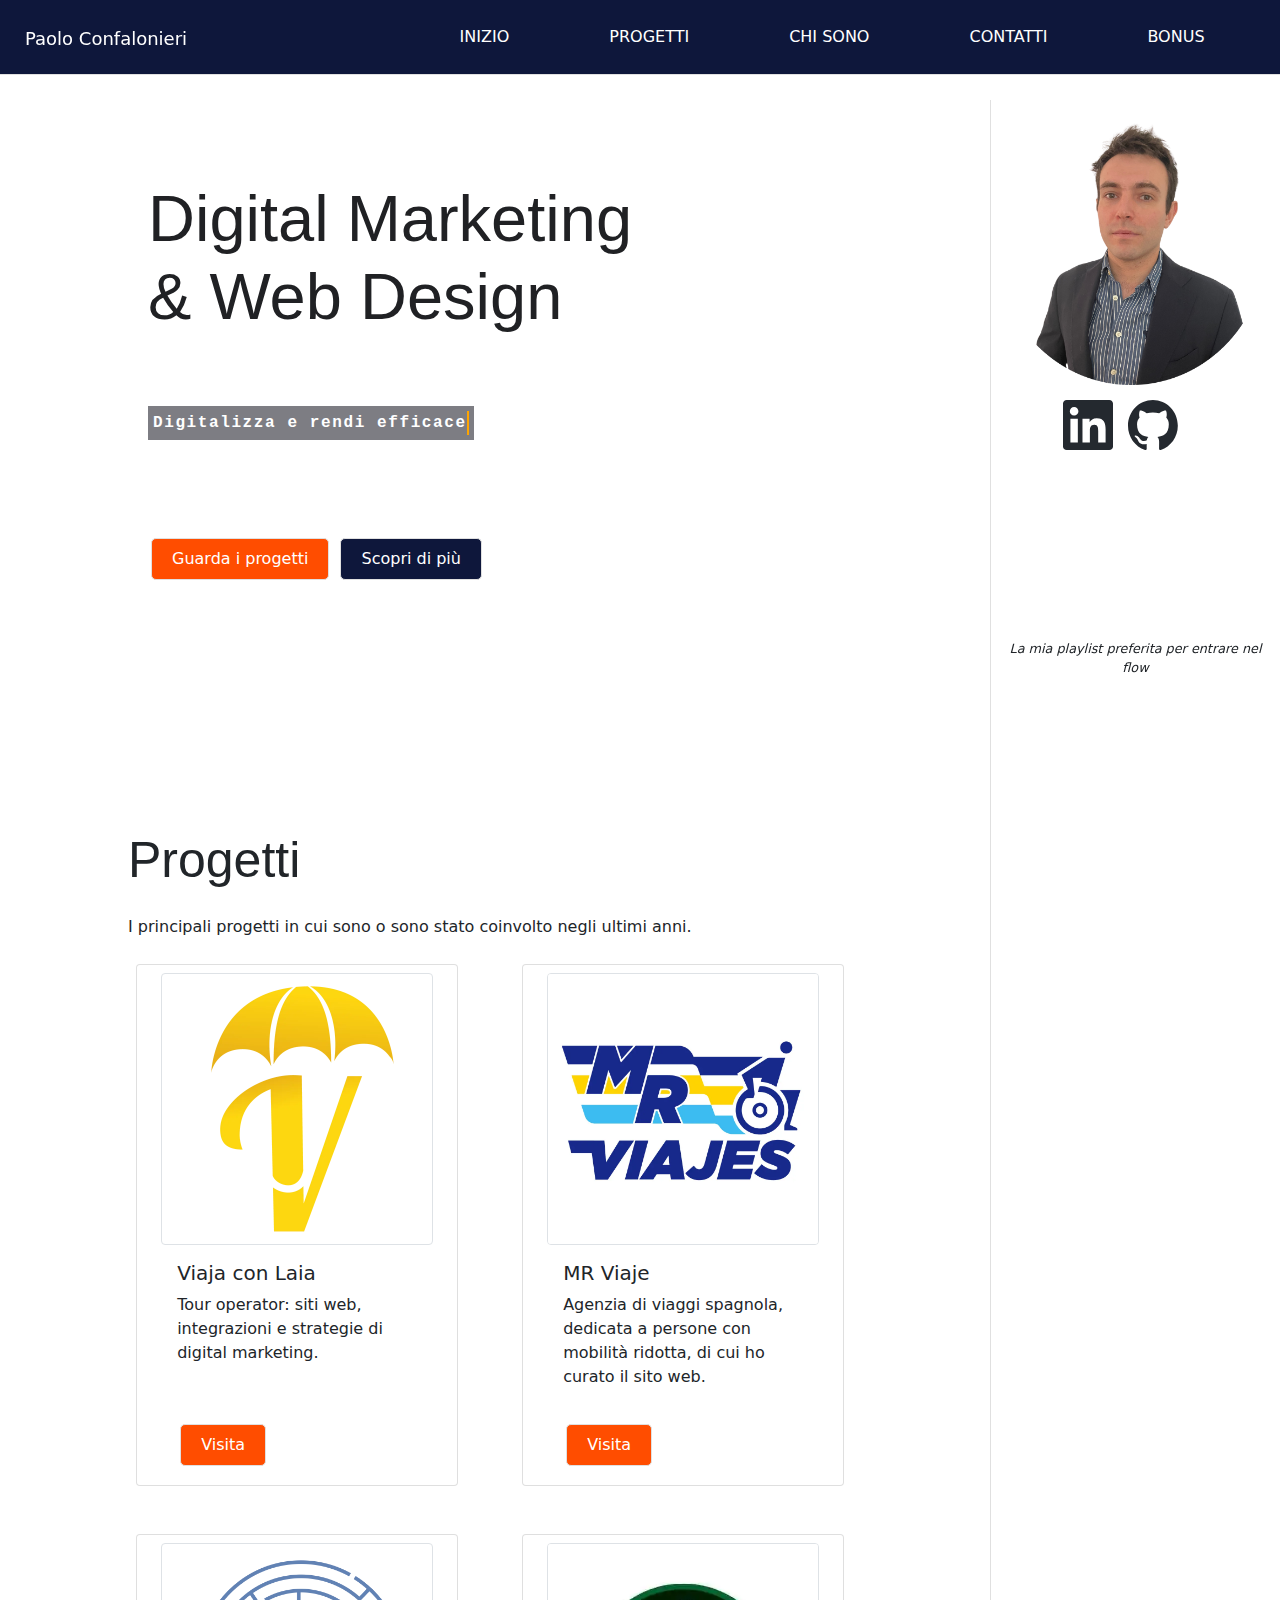
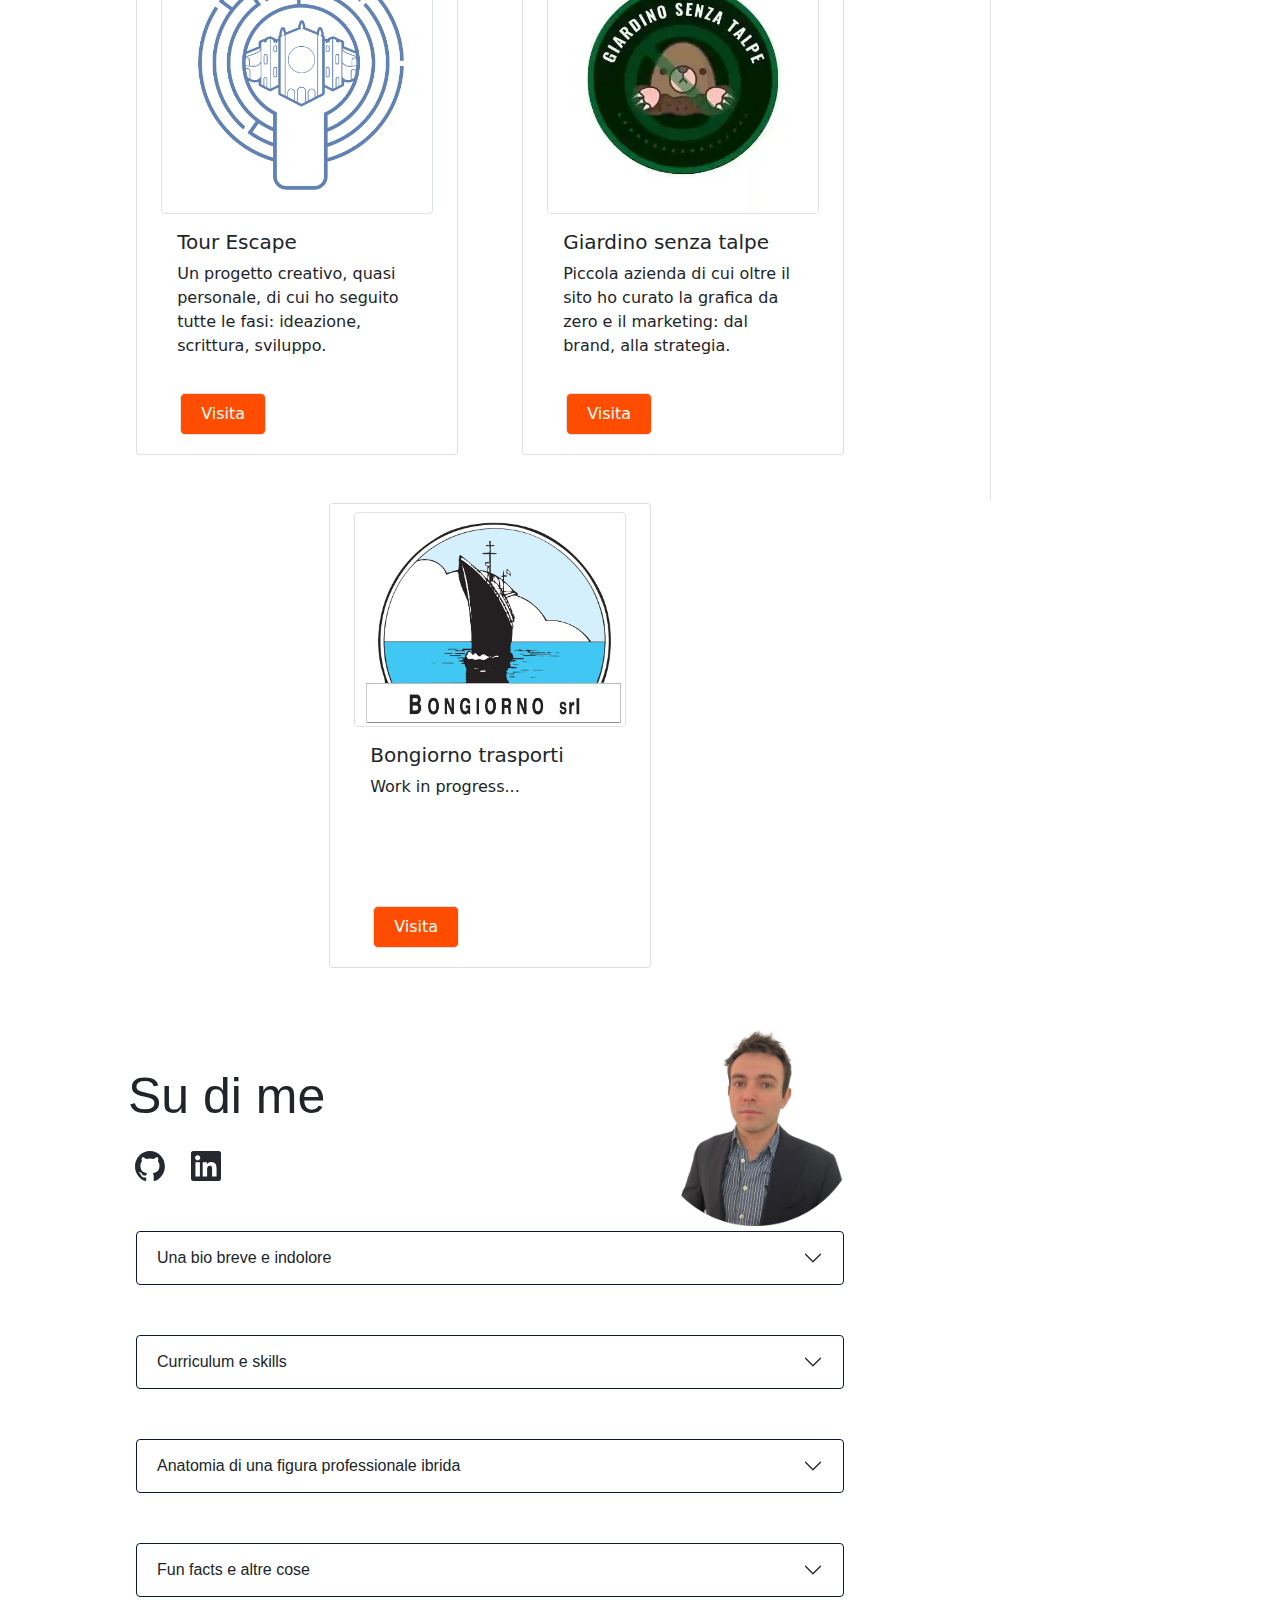
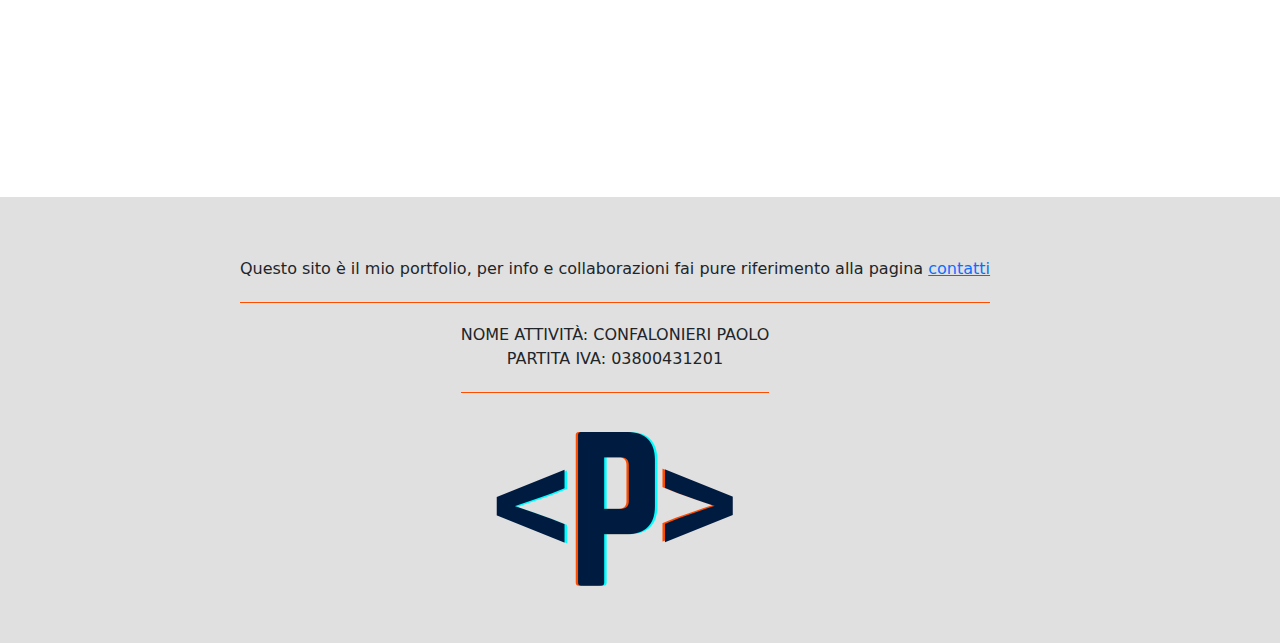
<file: index.html>
<!DOCTYPE html>
<html lang='it'>

<head>
  <meta charset='UTF-8' />
  <meta name="viewport" content="width=device-width, initial-scale=1.0">
  <title>My portfolio</title>
  <link rel="icon" type="image/x-icon" href="./assets/img/favicon/favicon.ico">
  <link rel='stylesheet' href='./assets/bootstrap/css/bootstrap.min.css' />
  <link rel='stylesheet' href='./assets/customcss/styles.css' />



</head>
<html>

<body>

  <header class="menu-container">
    <p class="logo"> Paolo Confalonieri </p>
    <nav class="menu-desktop no-mobile">
      <menu class="menu-desktop no-mobile">
        <li class="item-menu-desktop"> <a href="https://alkyepaul.github.io/impact2start/">Inizio</a></li>
        <li class="item-menu-desktop"> <a href="https://alkyepaul.github.io/impact2start/#progetti">Progetti </a></li>
        <li class="item-menu-desktop"> <a href="https://alkyepaul.github.io/impact2start/#chisono">Chi sono</a></li>
        <li class="item-menu-desktop"> <a href="https://alkyepaul.github.io/impact2start/contatti/">Contatti</a></li>
        <li class="item-menu-desktop"> <a href="https://alkyepaul.github.io/impact2start/bonus/">Bonus</a></li>
      </menu>
    </nav>

    <nav class="menu-mobile mobile-only">
      <menu for="menu-toggle" id="menu-mobile" class="mobile-only hamburger">
        <span class="hamburger-icon">
          &#9776
        </span>
        <div class="dropdown-menu">
          <li class='date dropdown-item-mobile'><a href="https://alkyepaul.github.io/impact2start/">Inizio</a></li>
          <li class='date dropdown-item-mobile'> <a href="https://alkyepaul.github.io/impact2start/#progetti">Progetti
            </a></li>
          <li class='strumenti dropdown-item-mobile'><a href="https://alkyepaul.github.io/impact2start/#chisono">Chi
              sono</a></li>
          <li class='me dropdown-item-mobile'> <a href="https://alkyepaul.github.io/impact2start/contatti/">Contatti</a>
          </li>
          <li class='me dropdown-item-mobile'><a href="https://alkyepaul.github.io/impact2start/bonus/">Bonus</a></li>
        </div>
      </menu>
    </nav>
  </header>


  <div class="spacing-div"></div>
  <div class="page-content primo-div">
    <div class="homepage">
      <header class="hero-banner">
        <div class="hero-content">
          <h1 class="header-title">Digital Marketing <br>& Web Design</h1>
        </div>
        <div class='CTA typewriter1'>
          <p id="typewriter1" class="typewriter-text">Digitalizza e rendi efficace</p>
        </div>
        <div class="typewriter-div-2-spacing">
          <div id="typewriter-div-2" class='CTA'>
            <p id="typewriter2" class="typewriter-text">la tua presenza online</p>

          </div>
        </div>
        <div class="CTA-btn">
          <a href="https://alkyepaul.github.io/impact2start/#progetti" class="btn btn-secondary">Guarda i progetti</a>
          <a href="https://alkyepaul.github.io/impact2start/#chisono" class="btn btn-primary">Scopri di più</a>
        </div>
      </header>




      <article id="progetti" class="section">
        <h2> Progetti</h2>
        <p> I principali progetti in cui sono o sono stato coinvolto negli ultimi anni.</p>
        <div class="row justify-content-around gx-5">
          <div class="col-md-5 col-sm-5 col-10 mb-5 card">
            <img src="./assets/img/logos-progetti/VIAJA CON LAIA DEF.webp" class="card-img-top border rounded mt-2"
              alt="LOGO VIAJA CON LAIA ">
            <div class="card-body card-body-text">
              <h5 class="card-title">Viaja con Laia</h5>
              <p class="card-text">Tour operator: siti web, integrazioni e strategie di digital marketing.</p>
            </div>
            <div class="card-body">
              <a href="#" class="btn btn-secondary temporary-hide">Scopri</a>
              <a href="https://viajaconlaia.com/" class="btn btn-secondary" target="_blank">Visita</a>
            </div>
          </div>

          <div class="col-md-5 col-sm-5 col-10 mb-5 card">
            <img src="./assets/img/logos-progetti/logo mr viajes.webp" class="card-img-top border rounded mt-2"
              alt="LOGO MR viajes ">
            <div class="card-body card-body-text">
              <h5 class="card-title">MR Viaje</h5>
              <p class="card-text">Agenzia di viaggi spagnola, dedicata a persone con mobilità ridotta, di cui ho curato
                il
                sito web.</p>
            </div>
            <div class="card-body">
              <a href="#" class="btn btn-secondary temporary-hide">Scopri</a>
              <a href="https://mrviaje.com/" class="btn btn-secondary" target="_blank">Visita</a>
            </div>
          </div>

          <div class="col-md-5 col-sm-5 col-10 mb-5 card">
            <img src="./assets/img/logos-progetti/logo-tour escape.webp" class="card-img-top border rounded mt-2"
              alt="LOGO VIAJA CON LAIA ">
            <div class="card-body card-body-text">
              <h5 class="card-title">Tour Escape</h5>
              <p class="card-text">Un progetto creativo, quasi personale, di cui ho seguito tutte le fasi: ideazione,
                scrittura, sviluppo.</p>
            </div>
            <div class="card-body">
              <a href="#" class="btn btn-secondary temporary-hide">Scopri</a>
              <a href="https://tourescapegame.com/" class="btn btn-secondary" target="_blank">Visita</a>
            </div>
          </div>

          <div class="col-md-5 col-sm-5 col-10 mb-5 card">
            <img src="./assets/img/logos-progetti/logo giardino senza talpe.webp"
              class="card-img-top border rounded mt-2" alt="LOGO VIAJA CON LAIA ">
            <div class="card-body card-body-text">
              <h5 class="card-title">Giardino senza talpe</h5>
              <p class="card-text">Piccola azienda di cui oltre il sito ho curato la grafica da zero e il marketing: dal
                brand,
                alla strategia.</p>
            </div>
            <div class="card-body">
              <a href="#" class="btn btn-secondary temporary-hide">Scopri</a>
              <a href="https://giardinosenzatalpe.it/" class="btn btn-secondary" target="_blank">Visita</a>
            </div>
          </div>

          <div class="col-md-5 col-sm-5 col-10 mb-5 card">
            <img src="./assets/img/logos-progetti/LOGO-bongiorno.webp" class="card-img-top border rounded mt-2"
              alt="LOGO VIAJA CON LAIA ">
            <div class="card-body card-body-text">
              <h5 class="card-title">Bongiorno trasporti</h5>
              <p class="card-text">Work in progress...</p>
            </div>
            <div class="card-body">
              <a href="#" class="btn btn-secondary temporary-hide">Scopri</a>
              <a href="https://bongiornotrasporti.it/" class="btn btn-secondary" target="_blank">Visita</a>
            </div>
          </div>
        </div>
      </article>

      <img src="./assets/img/ritratto-scontorno.png" class="ritratto-mobile" />
      
      <article id="chisono" class="section chisono">

        <h2> Su di me</h2>
        <div class="social-icon-container-sudime">
          <div class="social-icon github"> <a href="https://github.com/AlkyePaul/impact2start" target="_blank">
            <img src="./assets/img/social icons/github-mark.svg" alt="social-github" height="30" width="30"></a>
            </div><div class="social-icon linkedin"> <a href="https://linkedin.com/in/paolo-confalonieri-digital" target="_blank">
            </div>
              <img src="./assets/img/social icons/social-linkedin.svg" alt="social-github" height="30" width="30"></a>
        </div>




        <div class="accordion accordion-flush me-md-2 ms-md-2" id="accordionExample">

          <div class="accordion-item">
            <h2 class="accordion-header">
              <button class="accordion-button collapsed" type="button" data-bs-toggle="collapse"
                data-bs-target="#collapseOne" aria-expanded="false" aria-controls="collapseOne">
                Una bio breve e indolore
              </button>
            </h2>

            <div id="collapseOne" class="accordion-collapse collapse" data-bs-parent="#accordionExample">
              <div class="accordion-body">
                Nasco a Milano nel 1995, lo stesso anno in cui Forrest Gump vinceva l'oscar e in cui sono entrati in
                vigore gli accordi
                di Schengen.
                <br> <br>
                Ci tengo a citarli non tanto per sventolare un bandiera ma perché credo sia anche grazie a questi
                accordi che, oggi, vivo a Barcellona,
                personalmente la città più bella in cui ho vissuto (e che non ho vissuto solo a Milano, anzi ho un
                passato da globetrotter).
                <br> <br>
                Sono sposato con una dolce catalana (che parla perfettamente italiano quindi non dirò di più, per la mia
                incolumità)
                che è anche la mia socia d'affari, infatti abbiamo fondato insieme una impresa ma ne parleremo meglio
                nel curriculum.
                <br> <br>
                Abbiamo una figlia, Ludovica, nata nel 2023.


              </div>
            </div>
          </div>
        </div>

        <div class="accordion accordion-flush me-md-2 ms-md-2" id="accordionExample">
          <div class="accordion-item">
            <h2 class="accordion-header">
              <button class="accordion-button collapsed" type="button" data-bs-toggle="collapse"
                data-bs-target="#collapseFour" aria-expanded="false" aria-controls="collapseFour">
                Curriculum e skills
              </button>
            </h2>
            <div id="collapseFour" class="accordion-collapse collapse" data-bs-parent="#accordionExample">
              <div class="accordion-body">

                <p>Qui potete trovare un elenco più chiaro delle skill che posso mettere in campo e dei settori in cui
                  sono più esperto. <br>
                </p>

                <ul>
                  <label> Skills </label>
                  <li> HTML e CSS</li>
                  <li> Gestione hosting e servizi email</li>
                  <li> Email Marketing - Set up e contenuti</li>
                  <li> SEO - Ottimizzazione tecnica e contenuto </li>
                  <li> SEM - Google Ads</li>
                  <li> Cura e gestione Blog multilingua</li>
                  <li> EXCELL e pacchetto office</li>
                </ul>

                <ul>
                  <label>Lingue </label>
                  <li>Italiano (madrelingua)</li>
                  <li> Lingua Inglese</li>
                  <li> Lingua Spagnola</li>
                </ul>

                <ul> <label> Strumenti </label>
                  <li> Google Search Console</li>
                  <li> Google Analitics</li>
                  <li> Mailchimp</li>
                  <li> Zapier</li>
                  <li> Diversi booking software</li>
                  <li>Wordpress + WooCommerce</li>
                  <li> Stripe Dashboard</li>

                </ul>
                <a href="./assets/pdf/Paolo Confalonieri - Curriculum 2024.pdf" target="_blank">Qui puoi scaricare il
                  mio Curriculum Vitae classico</a>
              </div>
            </div>
          </div>

          <div class="accordion-item">
            <h2 class="accordion-header">
              <button class="accordion-button collapsed" type="button" data-bs-toggle="collapse"
                data-bs-target="#collapseTwo" aria-expanded="false" aria-controls="collapseTwo">
                Anatomia di una figura professionale ibrida
              </button>
            </h2>
            <div id="collapseTwo" class="accordion-collapse collapse" data-bs-parent="#accordionExample">
              <div class="accordion-body">
                Come anticipavo nella Bio, sono socio-fondatore, insieme alla mia compagna di avventure, Laia, di una
                agenzia di viaggi e tour operator di cui seguo dalla anni
                svariati aspetti soprattutto relativi a marketing e digital-marketing, come strategie, pagine web,
                pagamenti online, email marketing,
                ma anche contabilità e amministrazione, mentre la mia socia si occupa più di operatività e risorse
                umane.<br> <br>
                Chiunque ha vissuto l'esperienza della piccola impresa mi capirà (siamo 2 soci, 2 dipendenti e dei
                collaboratori saltuari),
                dentro questo mondo si impara volenti o nolenti a fare tutto, perché in un modo o nell'altro bisogna
                portare avanti il negozio.
                <br>
                Questa oggi è la mia attività principale. Seguo o ho seguito diversi clienti nel tragitto che mi hanno
                portato fino a qui.
                <br> <br>
                Di fatto la mia carriera nel mondo del marketing e del digitale è iniziata collaborando con Wine
                Marketing Italia, di Roberto Cooper Bortolussi,
                ed è stata sia un arrichimento e una banco di prova per l'esperienza tecnica, ma soprattuto è stata una
                gavetta nel mondo del B2B, della vendita e
                della gestione di clienti e contratti.
                <br> <br>
                Come avrete capito fin'ora il curriculum è andato a ritroso, e prima di Wine Marketing Italia viene il
                corso di Start2Impact di digital marketing e prima alcuni anni a Bologna lavorando per Halldis (settore
                immobiliare-turistico).
                <br>
                Ma senza voler scrivere un trattato mi fa piacere raccontare il percorso che mi ha portato a divenire la
                figura professionale ibrida che sono ora.
                <br>
                Ho conseguito nel 2018 la laurea triennale in Enologia presso l'Università degli studi di Milano,
                di cui nonostante mi fossi già pentito a metà percorso, ma ho terminato nei tempi previsti (perché sono
                testardo, o
                <em>gnucco</em> come si ce a Milano), con una tesi che oscillava fra il marketing e la finanza sulla
                possibilità di
                <em>vendita di vino come future</em> (tesi che palesava le mie inclinazioni).
                <br> <br>
                Dopodiché mi sono trasferito a Bologna perché avevo trovato non nuo bensì due lavori quello che è durato
                di più centrava poco o niente con i miei studi.
                <br>
                Poi il covid, e la presa di coscienza che avevo 24 anni, il mondo era pieno di opportunità e dovevo solo
                crederci.
                <br>In questo senso devo ringraziare il virus e il tanto (troppo) tempo libero che mi ha regalato.
                Perché oltre a tirare
                le somme sulla propria vita, cosa si sta facendo e dove sista andando.
                Mi ha dato anche la libertà di rimettermi a studiare e da qual giorno in realtà non ho mai smesso di
                imparare.
                <br> <br>
                Prima il corso di Digital Marketing e una alla volta le cose che ho dovuto mettere in pratica per
                risolvere problemi, digitali e non solo, che mi trovavo ad affrontare.
                Che fosse una landing page, la gestione di una newsletter, una campagna Goggle Ads, un widget di
                prenotazione, come montare una impresa, l'IVA (che chissa perché a scuola non te la spiega nessuno),
                come gestire una contabilità e poi un altro sito con WooCommerce, un altro CMR, una integrazione con
                Zapier.
                <br> <br>
                I primi clienti tutti miei, come spesso capita per i piccoli professionisti, sono nati dalle relazioni
                umane e dal passaparola.
                <br>
                Piano piano mi sono costruito una discreta cassetta degli attrezzi e la fascinazione per il
                <em>business</em> ma anche la programmazione e il <em>coding</em> che ho sempre avuto (e che mannaggia a
                me non ho seguito,
                forse perchè a 19 anni, finito il liceo, mi spaventava l'idea di tutta quella matematica,
                <em>vigliacco</em>) mi ha portato a voler approfondire con corsi di programmazione fino a tornare su
                Start2Impact dove tutto era iniziato e dove mi ero trovato molto bene alcuni anni prima</p>


              </div>
            </div>
          </div>
          <div class="accordion-item">
            <h2 class="accordion-header">
              <button class="accordion-button collapsed" type="button" data-bs-toggle="collapse"
                data-bs-target="#collapseThree" aria-expanded="false" aria-controls="collapseThree">
                Fun facts e altre cose
              </button>
            </h2>
            <div id="collapseThree" class="accordion-collapse collapse" data-bs-parent="#accordionExample">
              <div class="accordion-body">
                <ul>
                  <li>
                    Ho scritto il mio primo programma a 12 anni, in C++, una semplice sequenza che faceva auguri
                    personalizzati
                    a natale ai miei famigliari. Il merito era soprattutto di un amico poco più grande ma molto
                    intelligente di me,
                    che mi insegnava le basi e le magie del coding, ci univa la pasisone per i videogiochi, specie gli
                    RTS.
                    Presto però ci siamo allontanati e questi incontri sono terminati.
                  </li><br><br>
                  <li>
                    Seguendo questa prematura passione per i computer ho iniziato il liceo scientifico, con
                    specializzazione in fisica e informatica.
                    In 5 anni abbiamo toccato il computer forse 3 volte e il tecnico dell'instituto aveva difficoltà a
                    far funzionare word su quelle macchine.
                    In compenso so ancora spiegare decentemente il ciclo di Carnot e come funziona un frigorifero.
                  </li><br><br>
                  <li>
                    Mi hanno diagnosticato prima alle elementare poi alle superiori un certo livello di dislessia, sono
                    soprattutto disgrafico.
                    Quindi se c'è qualche <em>typo</em> qua e là sapete il perchè.
                  </li><br><br>

                  <li>
                    Parlo e capisco l'inglese molto meglio di come lo scrivo (per fortuna c'è grammarly per compensare
                    tanto la mia ignoranza quanto la mia disgrafia.)
                    Questo viene dal fatto che nei miei anni da globetrotter ho passato 9 mesi o poco più in Nuova
                    Zalanda e poi ho viaggiato alcuni mesi fra australia e sud-est asiatico,
                    per cui ho dovuto imparare comunicare con la lingua di Shakespear quasi per sopravvivenza.
                    <br><br>
                    In realtà questi anni da globetrotter sono un anno solo, un anno sabbatico per dirla <em>alla
                      vecchia</em>, che ho preso fra la fine delle superiori e l'università.
                  </li><br><br>

              </div>
            </div>
          </div>
        </div>

      </article>
    </div>
  </div>


  <footer class="footer">
    <div class="footer-item-1 footer-item">
      <p> Questo sito è il mio portfolio, per info e collaborazioni fai pure riferimento alla pagina
        <a href="https://alkyepaul.github.io/impact2start/contatti/">contatti</a>
      </p>
    </div>
    <div class="footer-item-2 footer-item">
      <p>NOME ATTIVITÀ:
        CONFALONIERI PAOLO <br>

        PARTITA IVA:
        03800431201</p>
    </div>

    <div class="footer-item-3 footer-item">
      <img src="./assets/img/Studio-logo3.png" class="footer-logo">
    </div>
  </footer>

  <div class="sidebar no-mobile">
    <div class="cornice-ritratto">
      <img src="./assets/img/ritratto-scontorno.png" class="ritratto" />
    </div>
    <div class="social-icon-container">
      <div class="social-icon linkedin"> <a href="https://linkedin.com/in/paolo-confalonieri-digital" target="_blank">
          <img src="./assets/img/social icons/social-linkedin.svg" alt="social-linkedin" height="50" width="50"></a>
      </div>
      <div class="social-icon github"> <a href="https://github.com/AlkyePaul/impact2start" target="_blank">
          <img src="./assets/img/social icons/github-mark.svg" alt="social-github" height="50" width="50"></a>
      </div>
    </div>
    <div class="divisore"></div>
    <div class="spotify">
      <iframe style="border-radius:12px"
        src="https://open.spotify.com/embed/playlist/1Io0DLCzFLufknyGgwMbQu?utm_source=generator&theme=0" width="265"
        height="152" frameBorder="0" allowfullscreen=""
        allow="autoplay; clipboard-write; encrypted-media; fullscreen; picture-in-picture" loading="lazy">
      </iframe>
      <p class="text-center text"> <em>La mia playlist preferita per entrare nel flow</em></p>
    </div>
  </div>

  <script src="https://ajax.googleapis.com/ajax/libs/jquery/3.7.1/jquery.min.js"></script>
  <script src="https://cdn.jsdelivr.net/npm/bootstrap@5.3.3/dist/js/bootstrap.bundle.min.js"></script>
  <script src="./assets/customjs/custom.js"></script>
</body>


</html>
</file>
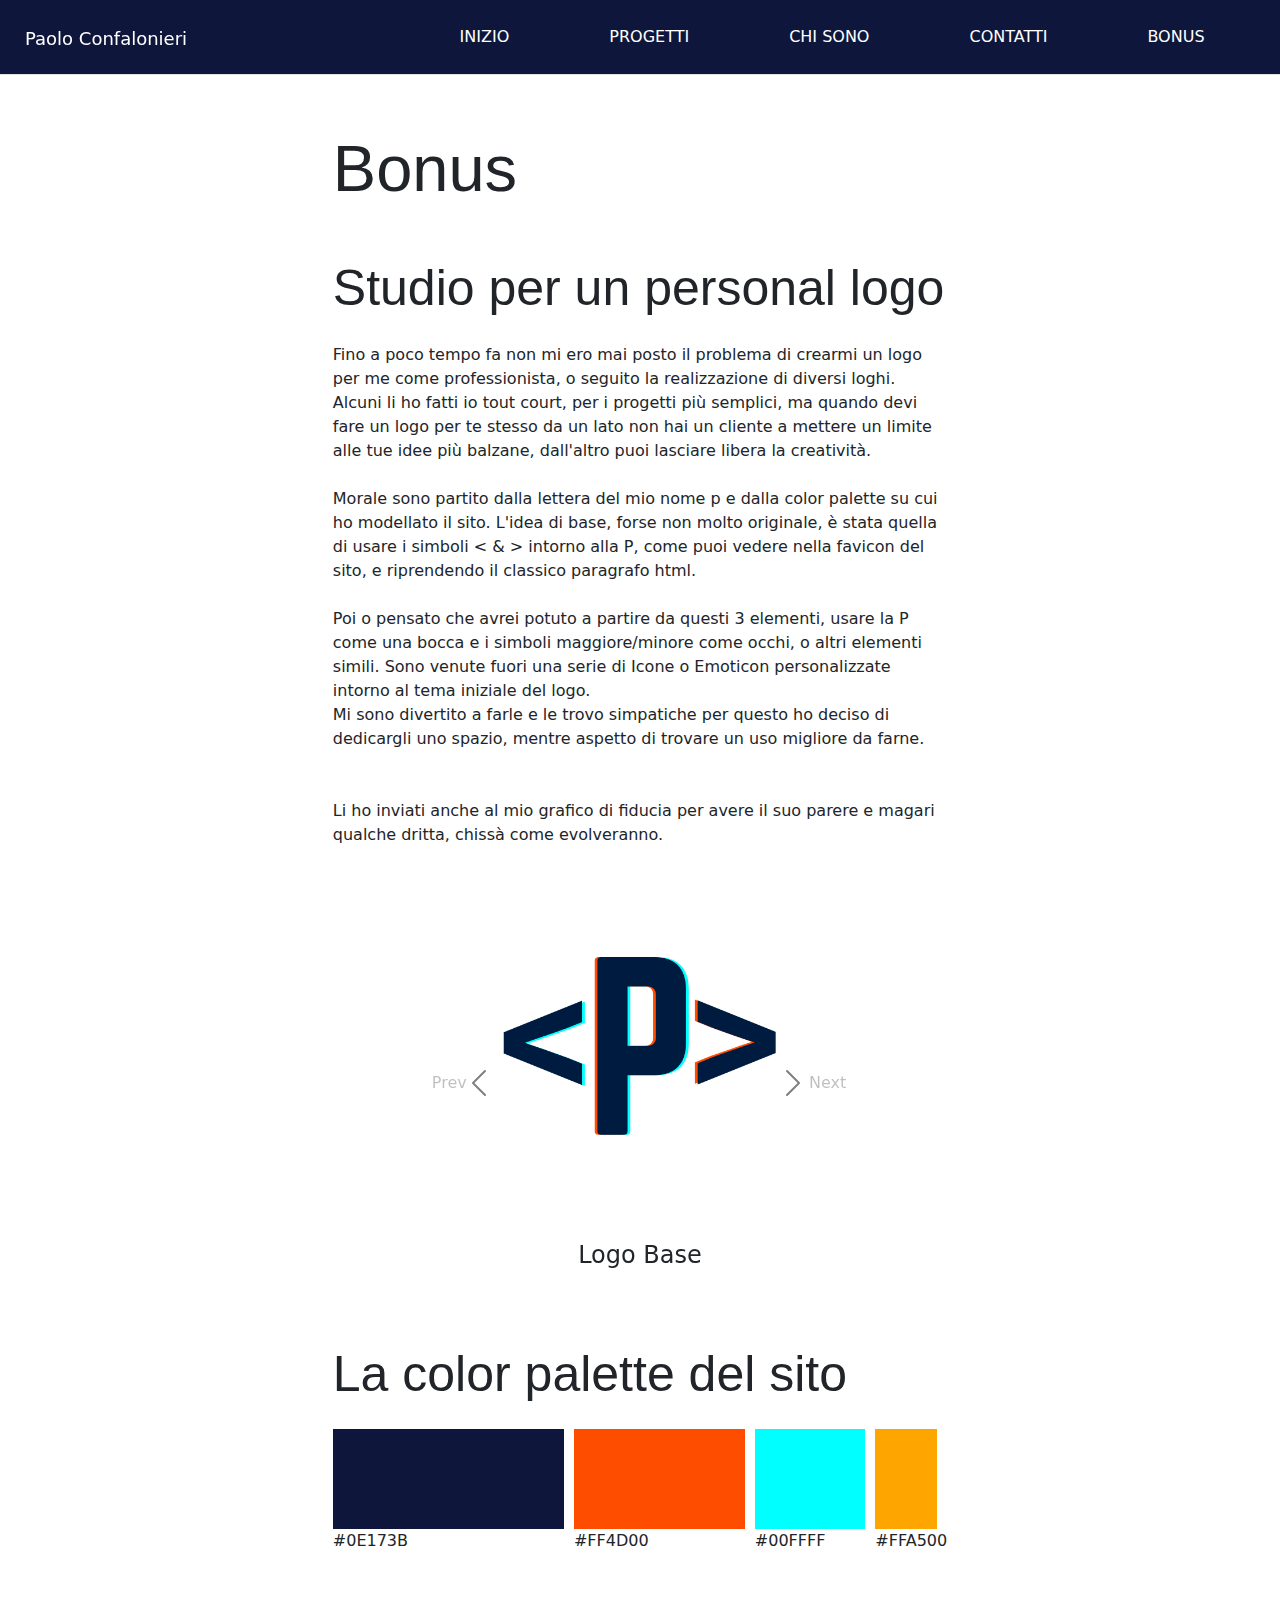
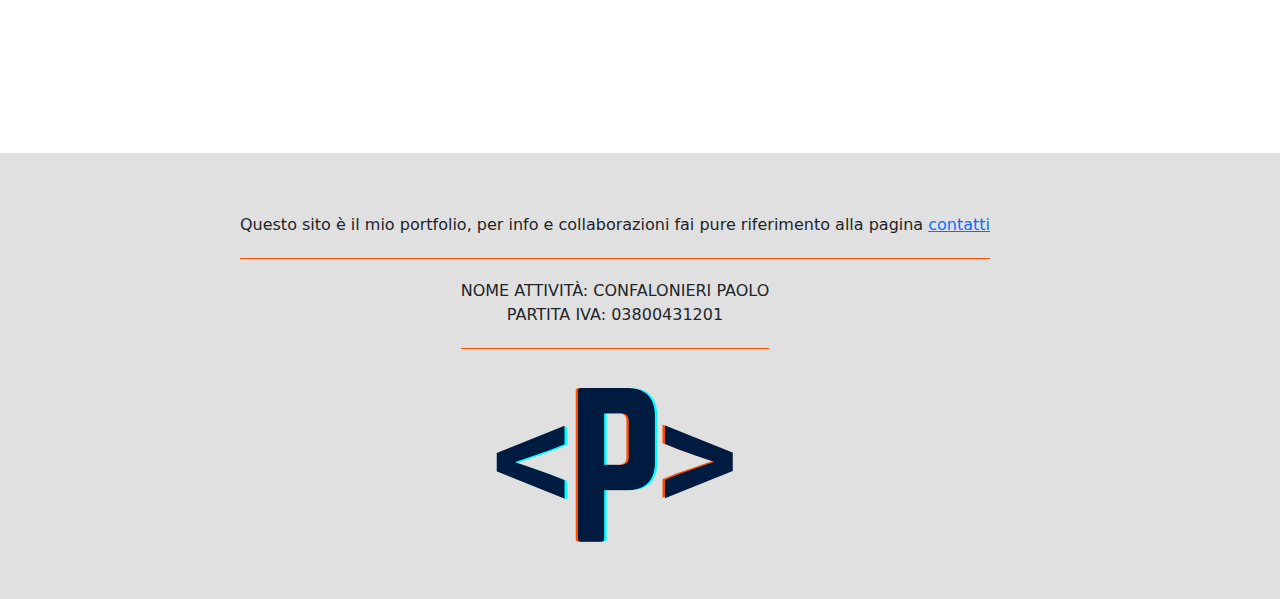
<file: bonus/index.html>
<!DOCTYPE html>
<html lang='it'>

<head>
  <meta charset='UTF-8' />
  <meta name="viewport" content="width=device-width, initial-scale=1.0">
  <title>Bonus</title>
  <link rel="icon" type="image/x-icon" href="../assets/img/favicon/favicon.ico">
  <link rel='stylesheet' href='../assets/bootstrap/css/bootstrap.min.css' />
  <link rel='stylesheet' href='../assets/customcss/styles.css' />
</head>


<html>

<body>

  <header class="menu-container">
    <p class="logo"> Paolo Confalonieri </p>
    <nav class="menu-desktop no-mobile">
      <menu class="menu-desktop no-mobile">
        <li class="item-menu-desktop"> <a href="https://alkyepaul.github.io/impact2start/">Inizio</a></li>
        <li class="item-menu-desktop"> <a href="https://alkyepaul.github.io/impact2start/#progetti">Progetti </a></li>
        <li class="item-menu-desktop"> <a href="https://alkyepaul.github.io/impact2start/#chisono">Chi sono</a></li>
        <li class="item-menu-desktop"> <a href="https://alkyepaul.github.io/impact2start/contatti/">Contatti</a></li>
        <li class="item-menu-desktop"> <a href="https://alkyepaul.github.io/impact2start/bonus/">Bonus</a></li>
      </menu>
    </nav>

    <nav class="menu-mobile mobile-only">
      <menu for="menu-toggle" id="menu-mobile" class="mobile-only hamburger">
        <span class="hamburger-icon">
          &#9776
        </span>
        <div class="dropdown-menu">
          <li class='date dropdown-item-mobile'><a href="https://alkyepaul.github.io/impact2start/">Inizio</a></li>
          <li class='date dropdown-item-mobile'> <a href="https://alkyepaul.github.io/impact2start/#progetti">Progetti </a></li>
          <li class='strumenti dropdown-item-mobile'><a href="https://alkyepaul.github.io/impact2start/#chisono">Chi sono</a></li>
          <li class='me dropdown-item-mobile'> <a href="https://alkyepaul.github.io/impact2start/contatti/">Contatti</a></li>
          <li class='me dropdown-item-mobile'><a href="https://alkyepaul.github.io/impact2start/bonus/">Bonus</a></li>
        </div>
      </menu>
    </nav>
  </header>


<div class="spacing-div"></div>
  <div class="page-content primo-div">
  <div class="secondary-page">
    <h1 class="titolo-pagina">Bonus</h1>

    <article class="secondary-page-article">
  <h2>Studio per un personal logo</h2>
<p> Fino a poco tempo fa non mi ero mai posto il problema di crearmi un logo per me come professionista, o seguito la realizzazione di diversi loghi. 
    
    Alcuni li ho fatti io tout court, per i progetti più semplici, ma quando devi fare un logo per te stesso da un lato non hai un cliente a mettere un limite alle tue idee più balzane, dall'altro puoi lasciare libera la creatività.
    <br><br>
    Morale sono partito dalla lettera del mio nome p e dalla color palette su cui ho modellato il sito. 
    L'idea di base, forse non molto originale, è stata quella di usare i simboli < & > intorno alla P, come puoi vedere nella favicon del sito, e riprendendo il classico paragrafo html.
 <br><br>
    Poi o pensato che avrei potuto a partire da questi 3 elementi, usare la P come una bocca e i simboli maggiore/minore come occhi, o altri elementi simili. 
    Sono venute fuori una serie di Icone o Emoticon personalizzate intorno al tema iniziale del logo. <br>
    Mi sono divertito a farle e le trovo simpatiche per questo ho deciso di dedicargli uno spazio, mentre aspetto di trovare un uso migliore da farne. <br>   
    <br><br>
    Li ho inviati anche al mio grafico di fiducia per avere il suo parere e magari qualche dritta, chissà come evolveranno.
</p>
<div>
<div id="carouselLogos" class="carousel slide carousel-dark" data-bs-ride="carousel">
    <div class="carousel-inner">
      <div class="carousel-item active">
        <img src="../assets/img/Studio-logo3.png" class="d-block w-100" alt="logo1">
        <div class="carousel-text"> <h4>Logo Base</h4> <p>

        </p> </div>
        
      </div>
      <div class="carousel-item">
        <img src="../assets/img/Studio-logo11.png" class="d-block w-100" alt="logo2">
        <div class="carousel-text"> <h4> Logo MEME</h4> <p>

        </p> </div>
      </div>
      <div class="carousel-item">
        <img src="../assets/img/Studio-logo9.png" class="d-block w-100" alt="logo2">
        <div class="carousel-text"> <h4> Happy Logo</h4> <p>

        </p> </div>
      </div>
      <div class="carousel-item">
        <img src="../assets/img/Studio-logo8.png" class="d-block w-100" alt="logo3">
        <div class="carousel-text"> <h4> Angry Logo</h4> <p>

        </p> </div>
      </div>
      <div class="carousel-item">
        <img src="../assets/img/Studio-logo5.png" class="d-block w-100" alt="logo3">
        <div class="carousel-text"> <h4> Sus Logo</h4> <p>

        </p> </div>
      </div>
      <div class="carousel-item">
        <img src="../assets/img/studio-logo-12.png" class="d-block w-100" alt="logo2">
        <div class="carousel-text"> <h4> Classy Logo</h4> <p>

        </p> </div>
      </div>
      
      <div class="carousel-item">
        <img src="../assets/img/Studio-logo6.png" class="d-block w-100" alt="logo2">
        <div class="carousel-text"> <h4> Scared Logo</h4> <p>

        </p> </div>
      </div>
    


    </div>
    <button class="carousel-control-prev" type="button" data-bs-target="#carouselLogos" data-bs-slide="prev">
        <span class="carousel-control-prev-icon"></span>
        <span style="color:black; position:relative; left:-50px" class="carousel-control-text carousel-control-prev">Prev</span>
      </button>
    <button class="carousel-control-next" type="button" data-bs-target="#carouselLogos" data-bs-slide="next">
      <span class="carousel-control-next-icon"></span>
      <span style="color:black; position:relative; left:15px" class="carousel-control-text carousel-control-next">Next</span>
    </button>
  </div>
</div>
</article>

<article class="secondary-page-article color-palette-article">
  <h2>La color palette del sito</h2>
  
<div class="color-palette">
<div id="color-1" class="color-palette-block">
  <div class="color-palette-item">
  </div>
  #0E173B
</div>

<div id="color-2" class="color-palette-block">
  <div class="color-palette-item">
  </div>
  #FF4D00
</div>

<div id="color-3" class="color-palette-block">
  <div class="color-palette-item">
  </div>
  #00FFFF
</div>

<div id="color-4" class="color-palette-block">
  <div class="color-palette-item">
  </div>
  #FFA500
</div>

</div>
</article>

</div>
</div>
</div>


<footer class="footer">
  <div class="footer-item-1 footer-item"><p> Questo sito è il mio portfolio, per info e collaborazioni fai pure riferimento alla pagina
     <a href="https://alkyepaul.github.io/impact2start/contatti/">contatti</a></p>
    </div>
    <div class="footer-item-2 footer-item">
<p>NOME ATTIVITÀ:
  CONFALONIERI PAOLO <br>
  
  PARTITA IVA:
  03800431201</p>
    </div>

    <div class="footer-item-3 footer-item no-mobile">
      <img src="../assets/img/Studio-logo3.png" class="footer-logo">
    </div>
</footer>

  <script src="https://ajax.googleapis.com/ajax/libs/jquery/3.7.1/jquery.min.js"></script> 
  <script src="https://cdn.jsdelivr.net/npm/bootstrap@5.3.3/dist/js/bootstrap.bundle.min.js"></script>
  <script src="../assets/customjs/custom.js"></script>

</body>
</html>
</file>
<file: assets/customcss/styles.css>
.accordion {
  --bs-accordion-color: var(--bs-body-color);
  --bs-accordion-bg: var(--bs-body-bg);
  --bs-accordion-transition: color 0.15s ease-in-out, background-color 0.15s ease-in-out, border-color 0.15s ease-in-out, box-shadow 0.15s ease-in-out, border-radius 0.15s ease;
  --bs-accordion-border-color: var(--bs-border-color);
  --bs-accordion-border-width: var(--bs-border-width);
  --bs-accordion-border-radius: var(--bs-border-radius);
  --bs-accordion-inner-border-radius: calc(var(--bs-border-radius) - (var(--bs-border-width)));
  --bs-accordion-btn-padding-x: 1.25rem;
  --bs-accordion-btn-padding-y: 1rem;
  --bs-accordion-btn-color: var(--bs-body-color);
  --bs-accordion-btn-bg: var(--bs-accordion-bg);
  --bs-accordion-btn-icon: url("data:image/svg+xml,%3csvg xmlns='http://www.w3.org/2000/svg' viewBox='0 0 16 16' fill='none' stroke='%23212529' stroke-linecap='round' stroke-linejoin='round'%3e%3cpath d='M2 5L8 11L14 5'/%3e%3c/svg%3e");
  --bs-accordion-btn-icon-width: 1.25rem;
  --bs-accordion-btn-icon-transform: rotate(-180deg);
  --bs-accordion-btn-icon-transition: transform 0.2s ease-in-out;
  --bs-accordion-btn-active-icon: url("data:image/svg+xml,%3csvg xmlns='http://www.w3.org/2000/svg' viewBox='0 0 16 16' fill='none' stroke='%23052c65' stroke-linecap='round' stroke-linejoin='round'%3e%3cpath d='M2 5L8 11L14 5'/%3e%3c/svg%3e");
  --bs-accordion-btn-focus-box-shadow: 0 0 0 0.25rem rgba(13, 110, 253, 0.25);
  --bs-accordion-body-padding-x: 1.25rem;
  --bs-accordion-body-padding-y: 1rem;
  --bs-accordion-active-color: var(--bs-primary-text-emphasis);
  --bs-accordion-active-bg: var(--bs-primary-bg-subtle);
}

.accordion-button {
  position: relative;
  display: flex;
  align-items: center;
  width: 100%;
  padding: var(--bs-accordion-btn-padding-y) var(--bs-accordion-btn-padding-x);
  font-size: 1rem;
  color: var(--bs-accordion-btn-color);
  text-align: left;
  background-color: var(--bs-accordion-btn-bg);
  border: 0;
  border-radius: 0;
  overflow-anchor: none;
  transition: var(--bs-accordion-transition);
}
@media (prefers-reduced-motion: reduce) {
  .accordion-button {
    transition: none;
  }
}
.accordion-button:not(.collapsed) {
  color: var(--bs-accordion-active-color);
  background-color: var(--bs-accordion-active-bg);
  box-shadow: inset 0 calc(-1 * var(--bs-accordion-border-width)) 0 var(--bs-accordion-border-color);
}
.accordion-button:not(.collapsed)::after {
  background-image: var(--bs-accordion-btn-active-icon);
  transform: var(--bs-accordion-btn-icon-transform);
}
.accordion-button::after {
  flex-shrink: 0;
  width: var(--bs-accordion-btn-icon-width);
  height: var(--bs-accordion-btn-icon-width);
  margin-left: auto;
  content: "";
  background-image: var(--bs-accordion-btn-icon);
  background-repeat: no-repeat;
  background-size: var(--bs-accordion-btn-icon-width);
  transition: var(--bs-accordion-btn-icon-transition);
}
@media (prefers-reduced-motion: reduce) {
  .accordion-button::after {
    transition: none;
  }
}
.accordion-button:hover {
  z-index: 2;
}
.accordion-button:focus {
  z-index: 3;
  outline: 0;
  box-shadow: var(--bs-accordion-btn-focus-box-shadow);
}

.accordion-header {
  margin-bottom: 0;
}

.accordion-item {
  color: var(--bs-accordion-color);
  background-color: var(--bs-accordion-bg);
  border: var(--bs-accordion-border-width) solid var(--bs-accordion-border-color);
}
.accordion-item:first-of-type {
  border-top-left-radius: var(--bs-accordion-border-radius);
  border-top-right-radius: var(--bs-accordion-border-radius);
}
.accordion-item:first-of-type > .accordion-header .accordion-button {
  border-top-left-radius: var(--bs-accordion-inner-border-radius);
  border-top-right-radius: var(--bs-accordion-inner-border-radius);
}
.accordion-item:not(:first-of-type) {
  border-top: 0;
}
.accordion-item:last-of-type {
  border-bottom-right-radius: var(--bs-accordion-border-radius);
  border-bottom-left-radius: var(--bs-accordion-border-radius);
}
.accordion-item:last-of-type > .accordion-header .accordion-button.collapsed {
  border-bottom-right-radius: var(--bs-accordion-inner-border-radius);
  border-bottom-left-radius: var(--bs-accordion-inner-border-radius);
}
.accordion-item:last-of-type > .accordion-collapse {
  border-bottom-right-radius: var(--bs-accordion-border-radius);
  border-bottom-left-radius: var(--bs-accordion-border-radius);
}

.accordion-body {
  padding: var(--bs-accordion-body-padding-y) var(--bs-accordion-body-padding-x);
}

.accordion-flush > .accordion-item {
  border-right: 0;
  border-left: 0;
  border-radius: 0;
}
.accordion-flush > .accordion-item:first-child {
  border-top: 0;
}
.accordion-flush > .accordion-item:last-child {
  border-bottom: 0;
}
.accordion-flush > .accordion-item > .accordion-header .accordion-button, .accordion-flush > .accordion-item > .accordion-header .accordion-button.collapsed {
  border-radius: 0;
}
.accordion-flush > .accordion-item > .accordion-collapse {
  border-radius: 0;
}

[data-bs-theme=dark] .accordion-button::after {
  --bs-accordion-btn-icon: url("data:image/svg+xml,%3csvg xmlns='http://www.w3.org/2000/svg' viewBox='0 0 16 16' fill='%236ea8fe'%3e%3cpath fill-rule='evenodd' d='M1.646 4.646a.5.5 0 0 1 .708 0L8 10.293l5.646-5.647a.5.5 0 0 1 .708.708l-6 6a.5.5 0 0 1-.708 0l-6-6a.5.5 0 0 1 0-.708z'/%3e%3c/svg%3e");
  --bs-accordion-btn-active-icon: url("data:image/svg+xml,%3csvg xmlns='http://www.w3.org/2000/svg' viewBox='0 0 16 16' fill='%236ea8fe'%3e%3cpath fill-rule='evenodd' d='M1.646 4.646a.5.5 0 0 1 .708 0L8 10.293l5.646-5.647a.5.5 0 0 1 .708.708l-6 6a.5.5 0 0 1-.708 0l-6-6a.5.5 0 0 1 0-.708z'/%3e%3c/svg%3e");
}

.carousel {
  position: relative;
}

.carousel.pointer-event {
  touch-action: pan-y;
}

.carousel-inner {
  position: relative;
  width: 100%;
  overflow: hidden;
}
.carousel-inner::after {
  display: block;
  clear: both;
  content: "";
}

.carousel-item {
  position: relative;
  display: none;
  float: left;
  width: 100%;
  margin-right: -100%;
  backface-visibility: hidden;
  transition: transform 0.6s ease-in-out;
}
@media (prefers-reduced-motion: reduce) {
  .carousel-item {
    transition: none;
  }
}

.carousel-item.active,
.carousel-item-next,
.carousel-item-prev {
  display: block;
}

.carousel-item-next:not(.carousel-item-start),
.active.carousel-item-end {
  transform: translateX(100%);
}

.carousel-item-prev:not(.carousel-item-end),
.active.carousel-item-start {
  transform: translateX(-100%);
}

.carousel-fade .carousel-item {
  opacity: 0;
  transition-property: opacity;
  transform: none;
}
.carousel-fade .carousel-item.active,
.carousel-fade .carousel-item-next.carousel-item-start,
.carousel-fade .carousel-item-prev.carousel-item-end {
  z-index: 1;
  opacity: 1;
}
.carousel-fade .active.carousel-item-start,
.carousel-fade .active.carousel-item-end {
  z-index: 0;
  opacity: 0;
  transition: opacity 0s 0.6s;
}
@media (prefers-reduced-motion: reduce) {
  .carousel-fade .active.carousel-item-start,
  .carousel-fade .active.carousel-item-end {
    transition: none;
  }
}

.carousel-control-prev,
.carousel-control-next {
  position: absolute;
  top: 0;
  bottom: 0;
  z-index: 1;
  display: flex;
  align-items: center;
  justify-content: center;
  width: 15%;
  padding: 0;
  color: #fff;
  text-align: center;
  background: none;
  border: 0;
  opacity: 0.5;
  transition: opacity 0.15s ease;
}
@media (prefers-reduced-motion: reduce) {
  .carousel-control-prev,
  .carousel-control-next {
    transition: none;
  }
}
.carousel-control-prev:hover, .carousel-control-prev:focus,
.carousel-control-next:hover,
.carousel-control-next:focus {
  color: #fff;
  text-decoration: none;
  outline: 0;
  opacity: 0.9;
}

.carousel-control-prev {
  left: 0;
}

.carousel-control-next {
  right: 0;
}

.carousel-control-prev-icon,
.carousel-control-next-icon {
  display: inline-block;
  width: 2rem;
  height: 2rem;
  background-repeat: no-repeat;
  background-position: 50%;
  background-size: 100% 100%;
}

.carousel-control-prev-icon {
  background-image: url("data:image/svg+xml,%3csvg xmlns='http://www.w3.org/2000/svg' viewBox='0 0 16 16' fill='%23fff'%3e%3cpath d='M11.354 1.646a.5.5 0 0 1 0 .708L5.707 8l5.647 5.646a.5.5 0 0 1-.708.708l-6-6a.5.5 0 0 1 0-.708l6-6a.5.5 0 0 1 .708 0z'/%3e%3c/svg%3e") /*rtl:url("data:image/svg+xml,%3csvg xmlns='http://www.w3.org/2000/svg' viewBox='0 0 16 16' fill='%23fff'%3e%3cpath d='M4.646 1.646a.5.5 0 0 1 .708 0l6 6a.5.5 0 0 1 0 .708l-6 6a.5.5 0 0 1-.708-.708L10.293 8 4.646 2.354a.5.5 0 0 1 0-.708z'/%3e%3c/svg%3e")*/;
}

.carousel-control-next-icon {
  background-image: url("data:image/svg+xml,%3csvg xmlns='http://www.w3.org/2000/svg' viewBox='0 0 16 16' fill='%23fff'%3e%3cpath d='M4.646 1.646a.5.5 0 0 1 .708 0l6 6a.5.5 0 0 1 0 .708l-6 6a.5.5 0 0 1-.708-.708L10.293 8 4.646 2.354a.5.5 0 0 1 0-.708z'/%3e%3c/svg%3e") /*rtl:url("data:image/svg+xml,%3csvg xmlns='http://www.w3.org/2000/svg' viewBox='0 0 16 16' fill='%23fff'%3e%3cpath d='M11.354 1.646a.5.5 0 0 1 0 .708L5.707 8l5.647 5.646a.5.5 0 0 1-.708.708l-6-6a.5.5 0 0 1 0-.708l6-6a.5.5 0 0 1 .708 0z'/%3e%3c/svg%3e")*/;
}

.carousel-indicators {
  position: absolute;
  right: 0;
  bottom: 0;
  left: 0;
  z-index: 2;
  display: flex;
  justify-content: center;
  padding: 0;
  margin-right: 15%;
  margin-bottom: 1rem;
  margin-left: 15%;
}
.carousel-indicators [data-bs-target] {
  box-sizing: content-box;
  flex: 0 1 auto;
  width: 30px;
  height: 3px;
  padding: 0;
  margin-right: 3px;
  margin-left: 3px;
  text-indent: -999px;
  cursor: pointer;
  background-color: #fff;
  background-clip: padding-box;
  border: 0;
  border-top: 10px solid transparent;
  border-bottom: 10px solid transparent;
  opacity: 0.5;
  transition: opacity 0.6s ease;
}
@media (prefers-reduced-motion: reduce) {
  .carousel-indicators [data-bs-target] {
    transition: none;
  }
}
.carousel-indicators .active {
  opacity: 1;
}

.carousel-caption {
  position: absolute;
  right: 15%;
  bottom: 1.25rem;
  left: 15%;
  padding-top: 1.25rem;
  padding-bottom: 1.25rem;
  color: #fff;
  text-align: center;
}

.carousel-dark .carousel-control-prev-icon,
.carousel-dark .carousel-control-next-icon {
  filter: invert(1) grayscale(100);
}
.carousel-dark .carousel-indicators [data-bs-target] {
  background-color: #000;
}
.carousel-dark .carousel-caption {
  color: #000;
}

[data-bs-theme=dark] .carousel .carousel-control-prev-icon,
[data-bs-theme=dark] .carousel .carousel-control-next-icon, [data-bs-theme=dark].carousel .carousel-control-prev-icon,
[data-bs-theme=dark].carousel .carousel-control-next-icon {
  filter: invert(1) grayscale(100);
}
[data-bs-theme=dark] .carousel .carousel-indicators [data-bs-target], [data-bs-theme=dark].carousel .carousel-indicators [data-bs-target] {
  background-color: #000;
}
[data-bs-theme=dark] .carousel .carousel-caption, [data-bs-theme=dark].carousel .carousel-caption {
  color: #000;
}

.accordion {
  --bs-accordion-color: var(--bs-body-color);
  --bs-accordion-bg: var(--bs-body-bg);
  --bs-accordion-transition: color 0.15s ease-in-out, background-color 0.15s ease-in-out, border-color 0.15s ease-in-out, box-shadow 0.15s ease-in-out, border-radius 0.15s ease;
  --bs-accordion-border-color: var(--bs-border-color);
  --bs-accordion-border-width: var(--bs-border-width);
  --bs-accordion-border-radius: var(--bs-border-radius);
  --bs-accordion-inner-border-radius: calc(var(--bs-border-radius) - (var(--bs-border-width)));
  --bs-accordion-btn-padding-x: 1.25rem;
  --bs-accordion-btn-padding-y: 1rem;
  --bs-accordion-btn-color: var(--bs-body-color);
  --bs-accordion-btn-bg: var(--bs-accordion-bg);
  --bs-accordion-btn-icon: url("data:image/svg+xml,%3csvg xmlns='http://www.w3.org/2000/svg' viewBox='0 0 16 16' fill='none' stroke='%23212529' stroke-linecap='round' stroke-linejoin='round'%3e%3cpath d='M2 5L8 11L14 5'/%3e%3c/svg%3e");
  --bs-accordion-btn-icon-width: 1.25rem;
  --bs-accordion-btn-icon-transform: rotate(-180deg);
  --bs-accordion-btn-icon-transition: transform 0.2s ease-in-out;
  --bs-accordion-btn-active-icon: url("data:image/svg+xml,%3csvg xmlns='http://www.w3.org/2000/svg' viewBox='0 0 16 16' fill='none' stroke='%23052c65' stroke-linecap='round' stroke-linejoin='round'%3e%3cpath d='M2 5L8 11L14 5'/%3e%3c/svg%3e");
  --bs-accordion-btn-focus-box-shadow: 0 0 0 0.25rem rgba(13, 110, 253, 0.25);
  --bs-accordion-body-padding-x: 1.25rem;
  --bs-accordion-body-padding-y: 1rem;
  --bs-accordion-active-color: var(--bs-primary-text-emphasis);
  --bs-accordion-active-bg: var(--bs-primary-bg-subtle);
}

.accordion-button {
  position: relative;
  display: flex;
  align-items: center;
  width: 100%;
  padding: var(--bs-accordion-btn-padding-y) var(--bs-accordion-btn-padding-x);
  font-size: 1rem;
  color: var(--bs-accordion-btn-color);
  text-align: left;
  background-color: var(--bs-accordion-btn-bg);
  border: 0;
  border-radius: 0;
  overflow-anchor: none;
  transition: var(--bs-accordion-transition);
}
@media (prefers-reduced-motion: reduce) {
  .accordion-button {
    transition: none;
  }
}
.accordion-button:not(.collapsed) {
  color: var(--bs-accordion-active-color);
  background-color: var(--bs-accordion-active-bg);
  box-shadow: inset 0 calc(-1 * var(--bs-accordion-border-width)) 0 var(--bs-accordion-border-color);
}
.accordion-button:not(.collapsed)::after {
  background-image: var(--bs-accordion-btn-active-icon);
  transform: var(--bs-accordion-btn-icon-transform);
}
.accordion-button::after {
  flex-shrink: 0;
  width: var(--bs-accordion-btn-icon-width);
  height: var(--bs-accordion-btn-icon-width);
  margin-left: auto;
  content: "";
  background-image: var(--bs-accordion-btn-icon);
  background-repeat: no-repeat;
  background-size: var(--bs-accordion-btn-icon-width);
  transition: var(--bs-accordion-btn-icon-transition);
}
@media (prefers-reduced-motion: reduce) {
  .accordion-button::after {
    transition: none;
  }
}
.accordion-button:hover {
  z-index: 2;
}
.accordion-button:focus {
  z-index: 3;
  outline: 0;
  box-shadow: var(--bs-accordion-btn-focus-box-shadow);
}

.accordion-header {
  margin-bottom: 0;
}

.accordion-item {
  color: var(--bs-accordion-color);
  background-color: var(--bs-accordion-bg);
  border: var(--bs-accordion-border-width) solid var(--bs-accordion-border-color);
}
.accordion-item:first-of-type {
  border-top-left-radius: var(--bs-accordion-border-radius);
  border-top-right-radius: var(--bs-accordion-border-radius);
}
.accordion-item:first-of-type > .accordion-header .accordion-button {
  border-top-left-radius: var(--bs-accordion-inner-border-radius);
  border-top-right-radius: var(--bs-accordion-inner-border-radius);
}
.accordion-item:not(:first-of-type) {
  border-top: 0;
}
.accordion-item:last-of-type {
  border-bottom-right-radius: var(--bs-accordion-border-radius);
  border-bottom-left-radius: var(--bs-accordion-border-radius);
}
.accordion-item:last-of-type > .accordion-header .accordion-button.collapsed {
  border-bottom-right-radius: var(--bs-accordion-inner-border-radius);
  border-bottom-left-radius: var(--bs-accordion-inner-border-radius);
}
.accordion-item:last-of-type > .accordion-collapse {
  border-bottom-right-radius: var(--bs-accordion-border-radius);
  border-bottom-left-radius: var(--bs-accordion-border-radius);
}

.accordion-body {
  padding: var(--bs-accordion-body-padding-y) var(--bs-accordion-body-padding-x);
}

.accordion-flush > .accordion-item {
  border-right: 0;
  border-left: 0;
  border-radius: 0;
}
.accordion-flush > .accordion-item:first-child {
  border-top: 0;
}
.accordion-flush > .accordion-item:last-child {
  border-bottom: 0;
}
.accordion-flush > .accordion-item > .accordion-header .accordion-button, .accordion-flush > .accordion-item > .accordion-header .accordion-button.collapsed {
  border-radius: 0;
}
.accordion-flush > .accordion-item > .accordion-collapse {
  border-radius: 0;
}

[data-bs-theme=dark] .accordion-button::after {
  --bs-accordion-btn-icon: url("data:image/svg+xml,%3csvg xmlns='http://www.w3.org/2000/svg' viewBox='0 0 16 16' fill='%236ea8fe'%3e%3cpath fill-rule='evenodd' d='M1.646 4.646a.5.5 0 0 1 .708 0L8 10.293l5.646-5.647a.5.5 0 0 1 .708.708l-6 6a.5.5 0 0 1-.708 0l-6-6a.5.5 0 0 1 0-.708z'/%3e%3c/svg%3e");
  --bs-accordion-btn-active-icon: url("data:image/svg+xml,%3csvg xmlns='http://www.w3.org/2000/svg' viewBox='0 0 16 16' fill='%236ea8fe'%3e%3cpath fill-rule='evenodd' d='M1.646 4.646a.5.5 0 0 1 .708 0L8 10.293l5.646-5.647a.5.5 0 0 1 .708.708l-6 6a.5.5 0 0 1-.708 0l-6-6a.5.5 0 0 1 0-.708z'/%3e%3c/svg%3e");
}

.carousel {
  position: relative;
}

.carousel.pointer-event {
  touch-action: pan-y;
}

.carousel-inner {
  position: relative;
  width: 100%;
  overflow: hidden;
}
.carousel-inner::after {
  display: block;
  clear: both;
  content: "";
}

.carousel-item {
  position: relative;
  display: none;
  float: left;
  width: 100%;
  margin-right: -100%;
  backface-visibility: hidden;
  transition: transform 0.6s ease-in-out;
}
@media (prefers-reduced-motion: reduce) {
  .carousel-item {
    transition: none;
  }
}

.carousel-item.active,
.carousel-item-next,
.carousel-item-prev {
  display: block;
}

.carousel-item-next:not(.carousel-item-start),
.active.carousel-item-end {
  transform: translateX(100%);
}

.carousel-item-prev:not(.carousel-item-end),
.active.carousel-item-start {
  transform: translateX(-100%);
}

.carousel-fade .carousel-item {
  opacity: 0;
  transition-property: opacity;
  transform: none;
}
.carousel-fade .carousel-item.active,
.carousel-fade .carousel-item-next.carousel-item-start,
.carousel-fade .carousel-item-prev.carousel-item-end {
  z-index: 1;
  opacity: 1;
}
.carousel-fade .active.carousel-item-start,
.carousel-fade .active.carousel-item-end {
  z-index: 0;
  opacity: 0;
  transition: opacity 0s 0.6s;
}
@media (prefers-reduced-motion: reduce) {
  .carousel-fade .active.carousel-item-start,
  .carousel-fade .active.carousel-item-end {
    transition: none;
  }
}

.carousel-control-prev,
.carousel-control-next {
  position: absolute;
  top: 0;
  bottom: 0;
  z-index: 1;
  display: flex;
  align-items: center;
  justify-content: center;
  width: 15%;
  padding: 0;
  color: #fff;
  text-align: center;
  background: none;
  border: 0;
  opacity: 0.5;
  transition: opacity 0.15s ease;
}
@media (prefers-reduced-motion: reduce) {
  .carousel-control-prev,
  .carousel-control-next {
    transition: none;
  }
}
.carousel-control-prev:hover, .carousel-control-prev:focus,
.carousel-control-next:hover,
.carousel-control-next:focus {
  color: #fff;
  text-decoration: none;
  outline: 0;
  opacity: 0.9;
}

.carousel-control-prev {
  left: 0;
}

.carousel-control-next {
  right: 0;
}

.carousel-control-prev-icon,
.carousel-control-next-icon {
  display: inline-block;
  width: 2rem;
  height: 2rem;
  background-repeat: no-repeat;
  background-position: 50%;
  background-size: 100% 100%;
}

.carousel-control-prev-icon {
  background-image: url("data:image/svg+xml,%3csvg xmlns='http://www.w3.org/2000/svg' viewBox='0 0 16 16' fill='%23fff'%3e%3cpath d='M11.354 1.646a.5.5 0 0 1 0 .708L5.707 8l5.647 5.646a.5.5 0 0 1-.708.708l-6-6a.5.5 0 0 1 0-.708l6-6a.5.5 0 0 1 .708 0z'/%3e%3c/svg%3e") /*rtl:url("data:image/svg+xml,%3csvg xmlns='http://www.w3.org/2000/svg' viewBox='0 0 16 16' fill='%23fff'%3e%3cpath d='M4.646 1.646a.5.5 0 0 1 .708 0l6 6a.5.5 0 0 1 0 .708l-6 6a.5.5 0 0 1-.708-.708L10.293 8 4.646 2.354a.5.5 0 0 1 0-.708z'/%3e%3c/svg%3e")*/;
}

.carousel-control-next-icon {
  background-image: url("data:image/svg+xml,%3csvg xmlns='http://www.w3.org/2000/svg' viewBox='0 0 16 16' fill='%23fff'%3e%3cpath d='M4.646 1.646a.5.5 0 0 1 .708 0l6 6a.5.5 0 0 1 0 .708l-6 6a.5.5 0 0 1-.708-.708L10.293 8 4.646 2.354a.5.5 0 0 1 0-.708z'/%3e%3c/svg%3e") /*rtl:url("data:image/svg+xml,%3csvg xmlns='http://www.w3.org/2000/svg' viewBox='0 0 16 16' fill='%23fff'%3e%3cpath d='M11.354 1.646a.5.5 0 0 1 0 .708L5.707 8l5.647 5.646a.5.5 0 0 1-.708.708l-6-6a.5.5 0 0 1 0-.708l6-6a.5.5 0 0 1 .708 0z'/%3e%3c/svg%3e")*/;
}

.carousel-indicators {
  position: absolute;
  right: 0;
  bottom: 0;
  left: 0;
  z-index: 2;
  display: flex;
  justify-content: center;
  padding: 0;
  margin-right: 15%;
  margin-bottom: 1rem;
  margin-left: 15%;
}
.carousel-indicators [data-bs-target] {
  box-sizing: content-box;
  flex: 0 1 auto;
  width: 30px;
  height: 3px;
  padding: 0;
  margin-right: 3px;
  margin-left: 3px;
  text-indent: -999px;
  cursor: pointer;
  background-color: #fff;
  background-clip: padding-box;
  border: 0;
  border-top: 10px solid transparent;
  border-bottom: 10px solid transparent;
  opacity: 0.5;
  transition: opacity 0.6s ease;
}
@media (prefers-reduced-motion: reduce) {
  .carousel-indicators [data-bs-target] {
    transition: none;
  }
}
.carousel-indicators .active {
  opacity: 1;
}

.carousel-caption {
  position: absolute;
  right: 15%;
  bottom: 1.25rem;
  left: 15%;
  padding-top: 1.25rem;
  padding-bottom: 1.25rem;
  color: #fff;
  text-align: center;
}

.carousel-dark .carousel-control-prev-icon,
.carousel-dark .carousel-control-next-icon {
  filter: invert(1) grayscale(100);
}
.carousel-dark .carousel-indicators [data-bs-target] {
  background-color: #000;
}
.carousel-dark .carousel-caption {
  color: #000;
}

[data-bs-theme=dark] .carousel .carousel-control-prev-icon,
[data-bs-theme=dark] .carousel .carousel-control-next-icon, [data-bs-theme=dark].carousel .carousel-control-prev-icon,
[data-bs-theme=dark].carousel .carousel-control-next-icon {
  filter: invert(1) grayscale(100);
}
[data-bs-theme=dark] .carousel .carousel-indicators [data-bs-target], [data-bs-theme=dark].carousel .carousel-indicators [data-bs-target] {
  background-color: #000;
}
[data-bs-theme=dark] .carousel .carousel-caption, [data-bs-theme=dark].carousel .carousel-caption {
  color: #000;
}

.menu-container {
  display: block;
  position: fixed;
  background-color: #0E173B;
  top: 0px;
  height: 75px;
  width: 100%;
  border-bottom: solid 1px #E0E0E0;
  z-index: 999;
}
.menu-container li {
  padding: 25px 50px;
  list-style: none;
}
.menu-container li a {
  text-decoration: none;
  color: white;
  text-transform: uppercase;
}
.menu-container li a:hover {
  padding: 10px 0px;
  color: orange;
  border-bottom: 2px solid orange;
}
.menu-container li a:active {
  color: orange;
}

.menu-desktop {
  display: flex;
  justify-content: right;
  padding-right: 1%;
}

.menu-mobile .hamburger {
  display: block;
  position: fixed;
  top: 15px;
  right: 80px;
  z-index: 1000;
  font-size: 15px;
  /* Dimensione dell'icona */
  color: white;
  text-align: center;
}
.menu-mobile .hamburger span {
  text-align: center;
  font-size: 30px;
}
.menu-mobile .dropdown-menu {
  display: none;
  border: 1px solid #E0E0E0;
}
.menu-mobile .hamburger:hover .dropdown-menu {
  display: block;
  cursor: pointer;
  position: fixed;
  right: 30px;
  background-color: #0E173B;
  z-index: 1000;
}
.menu-mobile .hamburger:hover .dropdown-menu .dropdown-item-mobile {
  list-style: none;
  margin-right: 0px auto;
  font-size: 1rem;
  text-indent: 1px;
  letter-spacing: 1px;
  padding: 10px;
}

.logo {
  background-color: #0E173B;
  position: fixed;
  top: 25px;
  left: 25px;
  color: white;
  font-weight: normal;
  font-size: 18px;
}

.accordion {
  --bs-accordion-color: var(--bs-body-color);
  --bs-accordion-bg: var(--bs-body-bg);
  --bs-accordion-transition: color 0.15s ease-in-out, background-color 0.15s ease-in-out, border-color 0.15s ease-in-out, box-shadow 0.15s ease-in-out, border-radius 0.15s ease;
  --bs-accordion-border-color: var(--bs-border-color);
  --bs-accordion-border-width: var(--bs-border-width);
  --bs-accordion-border-radius: var(--bs-border-radius);
  --bs-accordion-inner-border-radius: calc(var(--bs-border-radius) - (var(--bs-border-width)));
  --bs-accordion-btn-padding-x: 1.25rem;
  --bs-accordion-btn-padding-y: 1rem;
  --bs-accordion-btn-color: var(--bs-body-color);
  --bs-accordion-btn-bg: var(--bs-accordion-bg);
  --bs-accordion-btn-icon: url("data:image/svg+xml,%3csvg xmlns='http://www.w3.org/2000/svg' viewBox='0 0 16 16' fill='none' stroke='%23212529' stroke-linecap='round' stroke-linejoin='round'%3e%3cpath d='M2 5L8 11L14 5'/%3e%3c/svg%3e");
  --bs-accordion-btn-icon-width: 1.25rem;
  --bs-accordion-btn-icon-transform: rotate(-180deg);
  --bs-accordion-btn-icon-transition: transform 0.2s ease-in-out;
  --bs-accordion-btn-active-icon: url("data:image/svg+xml,%3csvg xmlns='http://www.w3.org/2000/svg' viewBox='0 0 16 16' fill='none' stroke='%23052c65' stroke-linecap='round' stroke-linejoin='round'%3e%3cpath d='M2 5L8 11L14 5'/%3e%3c/svg%3e");
  --bs-accordion-btn-focus-box-shadow: 0 0 0 0.25rem rgba(13, 110, 253, 0.25);
  --bs-accordion-body-padding-x: 1.25rem;
  --bs-accordion-body-padding-y: 1rem;
  --bs-accordion-active-color: var(--bs-primary-text-emphasis);
  --bs-accordion-active-bg: var(--bs-primary-bg-subtle);
}

.accordion-button {
  position: relative;
  display: flex;
  align-items: center;
  width: 100%;
  padding: var(--bs-accordion-btn-padding-y) var(--bs-accordion-btn-padding-x);
  font-size: 1rem;
  color: var(--bs-accordion-btn-color);
  text-align: left;
  background-color: var(--bs-accordion-btn-bg);
  border: 0;
  border-radius: 0;
  overflow-anchor: none;
  transition: var(--bs-accordion-transition);
}
@media (prefers-reduced-motion: reduce) {
  .accordion-button {
    transition: none;
  }
}
.accordion-button:not(.collapsed) {
  color: var(--bs-accordion-active-color);
  background-color: var(--bs-accordion-active-bg);
  box-shadow: inset 0 calc(-1 * var(--bs-accordion-border-width)) 0 var(--bs-accordion-border-color);
}
.accordion-button:not(.collapsed)::after {
  background-image: var(--bs-accordion-btn-active-icon);
  transform: var(--bs-accordion-btn-icon-transform);
}
.accordion-button::after {
  flex-shrink: 0;
  width: var(--bs-accordion-btn-icon-width);
  height: var(--bs-accordion-btn-icon-width);
  margin-left: auto;
  content: "";
  background-image: var(--bs-accordion-btn-icon);
  background-repeat: no-repeat;
  background-size: var(--bs-accordion-btn-icon-width);
  transition: var(--bs-accordion-btn-icon-transition);
}
@media (prefers-reduced-motion: reduce) {
  .accordion-button::after {
    transition: none;
  }
}
.accordion-button:hover {
  z-index: 2;
}
.accordion-button:focus {
  z-index: 3;
  outline: 0;
  box-shadow: var(--bs-accordion-btn-focus-box-shadow);
}

.accordion-header {
  margin-bottom: 0;
}

.accordion-item {
  color: var(--bs-accordion-color);
  background-color: var(--bs-accordion-bg);
  border: var(--bs-accordion-border-width) solid var(--bs-accordion-border-color);
}
.accordion-item:first-of-type {
  border-top-left-radius: var(--bs-accordion-border-radius);
  border-top-right-radius: var(--bs-accordion-border-radius);
}
.accordion-item:first-of-type > .accordion-header .accordion-button {
  border-top-left-radius: var(--bs-accordion-inner-border-radius);
  border-top-right-radius: var(--bs-accordion-inner-border-radius);
}
.accordion-item:not(:first-of-type) {
  border-top: 0;
}
.accordion-item:last-of-type {
  border-bottom-right-radius: var(--bs-accordion-border-radius);
  border-bottom-left-radius: var(--bs-accordion-border-radius);
}
.accordion-item:last-of-type > .accordion-header .accordion-button.collapsed {
  border-bottom-right-radius: var(--bs-accordion-inner-border-radius);
  border-bottom-left-radius: var(--bs-accordion-inner-border-radius);
}
.accordion-item:last-of-type > .accordion-collapse {
  border-bottom-right-radius: var(--bs-accordion-border-radius);
  border-bottom-left-radius: var(--bs-accordion-border-radius);
}

.accordion-body {
  padding: var(--bs-accordion-body-padding-y) var(--bs-accordion-body-padding-x);
}

.accordion-flush > .accordion-item {
  border-right: 0;
  border-left: 0;
  border-radius: 0;
}
.accordion-flush > .accordion-item:first-child {
  border-top: 0;
}
.accordion-flush > .accordion-item:last-child {
  border-bottom: 0;
}
.accordion-flush > .accordion-item > .accordion-header .accordion-button, .accordion-flush > .accordion-item > .accordion-header .accordion-button.collapsed {
  border-radius: 0;
}
.accordion-flush > .accordion-item > .accordion-collapse {
  border-radius: 0;
}

[data-bs-theme=dark] .accordion-button::after {
  --bs-accordion-btn-icon: url("data:image/svg+xml,%3csvg xmlns='http://www.w3.org/2000/svg' viewBox='0 0 16 16' fill='%236ea8fe'%3e%3cpath fill-rule='evenodd' d='M1.646 4.646a.5.5 0 0 1 .708 0L8 10.293l5.646-5.647a.5.5 0 0 1 .708.708l-6 6a.5.5 0 0 1-.708 0l-6-6a.5.5 0 0 1 0-.708z'/%3e%3c/svg%3e");
  --bs-accordion-btn-active-icon: url("data:image/svg+xml,%3csvg xmlns='http://www.w3.org/2000/svg' viewBox='0 0 16 16' fill='%236ea8fe'%3e%3cpath fill-rule='evenodd' d='M1.646 4.646a.5.5 0 0 1 .708 0L8 10.293l5.646-5.647a.5.5 0 0 1 .708.708l-6 6a.5.5 0 0 1-.708 0l-6-6a.5.5 0 0 1 0-.708z'/%3e%3c/svg%3e");
}

.carousel {
  position: relative;
}

.carousel.pointer-event {
  touch-action: pan-y;
}

.carousel-inner {
  position: relative;
  width: 100%;
  overflow: hidden;
}
.carousel-inner::after {
  display: block;
  clear: both;
  content: "";
}

.carousel-item {
  position: relative;
  display: none;
  float: left;
  width: 100%;
  margin-right: -100%;
  backface-visibility: hidden;
  transition: transform 0.6s ease-in-out;
}
@media (prefers-reduced-motion: reduce) {
  .carousel-item {
    transition: none;
  }
}

.carousel-item.active,
.carousel-item-next,
.carousel-item-prev {
  display: block;
}

.carousel-item-next:not(.carousel-item-start),
.active.carousel-item-end {
  transform: translateX(100%);
}

.carousel-item-prev:not(.carousel-item-end),
.active.carousel-item-start {
  transform: translateX(-100%);
}

.carousel-fade .carousel-item {
  opacity: 0;
  transition-property: opacity;
  transform: none;
}
.carousel-fade .carousel-item.active,
.carousel-fade .carousel-item-next.carousel-item-start,
.carousel-fade .carousel-item-prev.carousel-item-end {
  z-index: 1;
  opacity: 1;
}
.carousel-fade .active.carousel-item-start,
.carousel-fade .active.carousel-item-end {
  z-index: 0;
  opacity: 0;
  transition: opacity 0s 0.6s;
}
@media (prefers-reduced-motion: reduce) {
  .carousel-fade .active.carousel-item-start,
  .carousel-fade .active.carousel-item-end {
    transition: none;
  }
}

.carousel-control-prev,
.carousel-control-next {
  position: absolute;
  top: 0;
  bottom: 0;
  z-index: 1;
  display: flex;
  align-items: center;
  justify-content: center;
  width: 15%;
  padding: 0;
  color: #fff;
  text-align: center;
  background: none;
  border: 0;
  opacity: 0.5;
  transition: opacity 0.15s ease;
}
@media (prefers-reduced-motion: reduce) {
  .carousel-control-prev,
  .carousel-control-next {
    transition: none;
  }
}
.carousel-control-prev:hover, .carousel-control-prev:focus,
.carousel-control-next:hover,
.carousel-control-next:focus {
  color: #fff;
  text-decoration: none;
  outline: 0;
  opacity: 0.9;
}

.carousel-control-prev {
  left: 0;
}

.carousel-control-next {
  right: 0;
}

.carousel-control-prev-icon,
.carousel-control-next-icon {
  display: inline-block;
  width: 2rem;
  height: 2rem;
  background-repeat: no-repeat;
  background-position: 50%;
  background-size: 100% 100%;
}

.carousel-control-prev-icon {
  background-image: url("data:image/svg+xml,%3csvg xmlns='http://www.w3.org/2000/svg' viewBox='0 0 16 16' fill='%23fff'%3e%3cpath d='M11.354 1.646a.5.5 0 0 1 0 .708L5.707 8l5.647 5.646a.5.5 0 0 1-.708.708l-6-6a.5.5 0 0 1 0-.708l6-6a.5.5 0 0 1 .708 0z'/%3e%3c/svg%3e") /*rtl:url("data:image/svg+xml,%3csvg xmlns='http://www.w3.org/2000/svg' viewBox='0 0 16 16' fill='%23fff'%3e%3cpath d='M4.646 1.646a.5.5 0 0 1 .708 0l6 6a.5.5 0 0 1 0 .708l-6 6a.5.5 0 0 1-.708-.708L10.293 8 4.646 2.354a.5.5 0 0 1 0-.708z'/%3e%3c/svg%3e")*/;
}

.carousel-control-next-icon {
  background-image: url("data:image/svg+xml,%3csvg xmlns='http://www.w3.org/2000/svg' viewBox='0 0 16 16' fill='%23fff'%3e%3cpath d='M4.646 1.646a.5.5 0 0 1 .708 0l6 6a.5.5 0 0 1 0 .708l-6 6a.5.5 0 0 1-.708-.708L10.293 8 4.646 2.354a.5.5 0 0 1 0-.708z'/%3e%3c/svg%3e") /*rtl:url("data:image/svg+xml,%3csvg xmlns='http://www.w3.org/2000/svg' viewBox='0 0 16 16' fill='%23fff'%3e%3cpath d='M11.354 1.646a.5.5 0 0 1 0 .708L5.707 8l5.647 5.646a.5.5 0 0 1-.708.708l-6-6a.5.5 0 0 1 0-.708l6-6a.5.5 0 0 1 .708 0z'/%3e%3c/svg%3e")*/;
}

.carousel-indicators {
  position: absolute;
  right: 0;
  bottom: 0;
  left: 0;
  z-index: 2;
  display: flex;
  justify-content: center;
  padding: 0;
  margin-right: 15%;
  margin-bottom: 1rem;
  margin-left: 15%;
}
.carousel-indicators [data-bs-target] {
  box-sizing: content-box;
  flex: 0 1 auto;
  width: 30px;
  height: 3px;
  padding: 0;
  margin-right: 3px;
  margin-left: 3px;
  text-indent: -999px;
  cursor: pointer;
  background-color: #fff;
  background-clip: padding-box;
  border: 0;
  border-top: 10px solid transparent;
  border-bottom: 10px solid transparent;
  opacity: 0.5;
  transition: opacity 0.6s ease;
}
@media (prefers-reduced-motion: reduce) {
  .carousel-indicators [data-bs-target] {
    transition: none;
  }
}
.carousel-indicators .active {
  opacity: 1;
}

.carousel-caption {
  position: absolute;
  right: 15%;
  bottom: 1.25rem;
  left: 15%;
  padding-top: 1.25rem;
  padding-bottom: 1.25rem;
  color: #fff;
  text-align: center;
}

.carousel-dark .carousel-control-prev-icon,
.carousel-dark .carousel-control-next-icon {
  filter: invert(1) grayscale(100);
}
.carousel-dark .carousel-indicators [data-bs-target] {
  background-color: #000;
}
.carousel-dark .carousel-caption {
  color: #000;
}

[data-bs-theme=dark] .carousel .carousel-control-prev-icon,
[data-bs-theme=dark] .carousel .carousel-control-next-icon, [data-bs-theme=dark].carousel .carousel-control-prev-icon,
[data-bs-theme=dark].carousel .carousel-control-next-icon {
  filter: invert(1) grayscale(100);
}
[data-bs-theme=dark] .carousel .carousel-indicators [data-bs-target], [data-bs-theme=dark].carousel .carousel-indicators [data-bs-target] {
  background-color: #000;
}
[data-bs-theme=dark] .carousel .carousel-caption, [data-bs-theme=dark].carousel .carousel-caption {
  color: #000;
}

.btn {
  display: inline-block;
  border-radius: 5px;
  padding: 8px 20px;
  margin: 3px;
  border-color: #E0E0E0;
}
.btn:hover {
  transform: scale(0.97);
}
.btn-primary {
  background-color: #0E173B;
}
.btn-primary:hover, .btn-primary:focus, .btn-primary.focus, .btn-primary:active {
  background-color: #00ffff;
  color: rgb(32, 33, 36);
}
.btn-secondary {
  background-color: #FF4D00;
}
.btn-secondary:hover {
  color: rgb(32, 33, 36);
  background-color: orange;
}

* {
  /* width */
  /* Track */
  /* Handle */
  /* Handle on hover */
  margin: 0;
  padding: 0;
  box-sizing: border-box;
  scroll-behavior: auto;
  scroll-padding: 10rem;
}
* ::-webkit-scrollbar {
  width: 10px;
}
* ::-webkit-scrollbar-track {
  width: 5px;
  background: #FF4D00;
}
* ::-webkit-scrollbar-thumb {
  background: #00ffff;
  width: 10px;
}
* ::-webkit-scrollbar-thumb:hover {
  background: #00ffff;
}
* a {
  cursor: pointer;
}
* h1, * h2, * h3 {
  font-family: "Franklin Gothic Medium", "Arial Narrow", Arial, sans-serif;
}
* .temporary-hide {
  display: none;
}

.spacing-div {
  height: 100px;
  width: 100%;
}

.page-content {
  margin: 30px auto;
}
.page-content h1 {
  font-size: 65px;
}

.hero-banner {
  min-height: fit-content;
  height: 600PX;
  margin-bottom: 100px;
  color: rgb(32, 33, 36);
}
.hero-banner .hero-content {
  padding: 50px 20px;
}
.hero-banner .hero-content h1 {
  font-size: 65px;
}
.hero-banner .hero-content h1, .hero-banner .hero-content h2 {
  margin-bottom: 20px;
}

/*testo della typewriter*/
.CTA {
  width: fit-content;
  height: auto;
  padding: 5px;
  margin: 0px 20px;
  text-align: center;
  font-weight: bold;
  background-color: rgba(25, 25, 35, 0.5647058824);
  color: white;
  /* The typing effect */
  /* The typewriter cursor effect */
}
.CTA .typewriter-text {
  font-family: "Courier New", Courier, monospace;
  font-size: 16px;
  text-align: left;
  overflow: hidden; /* Ensures the content is not revealed until the animation */
  border-right: 0.15em solid orange; /* The typwriter cursor */
  white-space: nowrap; /* Keeps the content on a single line */
  margin: 0; /* Gives that scrolling effect as the typing happens */
  letter-spacing: 0.1em; /* Adjust as needed */
}
.CTA #typewriter1 {
  animation: typing 4s steps(50, end), blink-caret 0.75s step-end;
}
.CTA #typewriter2 {
  animation: typing 4s steps(50, end), blink-caret 0.75s step-end infinite;
}
@keyframes typing {
  from {
    width: 0;
  }
  to {
    width: 100%;
  }
}
@keyframes blink-caret {
  from, to {
    border-color: transparent;
  }
  50% {
    border-color: orange;
  }
}

.typewriter-div-2-spacing {
  height: 35px;
  width: 100%;
}

#typewriter-div-2 {
  display: none;
}

.CTA-btn {
  position: relative;
  margin-top: 60px;
  margin-left: 20px;
}

article h2 {
  margin: 50px 0px 25px 0px;
  font-size: 50px;
}
article p {
  margin-bottom: 25px;
}
article label {
  font-size: 20px;
  font-weight: bold;
}
article .progetti-item {
  width: 200px;
  height: 200px;
  display: flex;
  flex-direction: column;
  align-items: center;
  justify-content: center;
}
article .card-body-text {
  min-height: 160px;
}
article .accordion .accordion-button {
  border: 1px solid #0E173B;
  border-radius: 4px !important;
  background-color: white;
}
article .accordion .accordion-button:not(.collapsed) {
  background-color: #ffede6 !important;
  color: #f54a00 !important;
  font-size: 20px;
}
article .accordion .accordion-button:focus {
  border-color: #0E173B !important;
  box-shadow: 0 0 0 0;
}

footer {
  display: flex;
  flex-direction: column;
  height: fit-content;
  background-color: #E0E0E0;
  width: 100%;
  margin-top: 200px;
  padding-top: 50px;
  padding-right: 150px;
  padding-left: 100px;
  justify-content: center;
  align-items: center !important;
}
footer p {
  text-align: center;
}
footer .footer-item-1 {
  flex: 1;
  border-bottom: 1px solid #FF4D00;
  padding-bottom: 5px;
  padding-top: 10px;
}
footer .footer-item-2 {
  flex: 2;
  border-bottom: 1px solid #FF4D00;
  padding-bottom: 5px;
  padding-top: 10px;
  margin-top: 10px;
}
footer .footer-item-3 {
  flex: 1;
}
footer .footer-item {
  height: 300px;
}
footer img {
  height: 250px;
  width: 250px;
}

.sidebar {
  position: absolute;
  right: 30px;
  top: 100px;
  border-left: 1px solid #E0E0E0;
  width: 260px;
  height: 2000px;
  z-index: 1;
}
.sidebar .ritratto {
  margin: 5px;
  width: 270px;
  height: 280px;
}
.sidebar .spotify {
  position: fixed;
  z-index: 100;
  top: 430px;
  margin: 50px 12px;
}
.sidebar .spotify p {
  font-size: 0.8rem;
}
.sidebar .social-icon-container {
  display: flex;
  justify-content: space-around;
  width: 50%;
  margin: 10px auto;
}
.sidebar .social-icon-container img {
  cursor: pointer;
  z-index: 20;
}

.social-icon-container-sudime {
  display: flex;
  justify-content: left;
  width: 25%;
  max-width: 100px;
  margin: 0px;
  justify-content: space-around;
}
.social-icon-container-sudime img {
  cursor: pointer;
  z-index: 20;
}
.social-icon-container-sudime .social-icon- {
  margin-left: 20px;
}

.ritratto-mobile {
  position: absolute;
  right: 30px;
  width: 200px;
  height: 200px;
}

.accordion {
  --bs-accordion-color: var(--bs-body-color);
  --bs-accordion-bg: var(--bs-body-bg);
  --bs-accordion-transition: color 0.15s ease-in-out, background-color 0.15s ease-in-out, border-color 0.15s ease-in-out, box-shadow 0.15s ease-in-out, border-radius 0.15s ease;
  --bs-accordion-border-color: var(--bs-border-color);
  --bs-accordion-border-width: var(--bs-border-width);
  --bs-accordion-border-radius: var(--bs-border-radius);
  --bs-accordion-inner-border-radius: calc(var(--bs-border-radius) - (var(--bs-border-width)));
  --bs-accordion-btn-padding-x: 1.25rem;
  --bs-accordion-btn-padding-y: 1rem;
  --bs-accordion-btn-color: var(--bs-body-color);
  --bs-accordion-btn-bg: var(--bs-accordion-bg);
  --bs-accordion-btn-icon: url("data:image/svg+xml,%3csvg xmlns='http://www.w3.org/2000/svg' viewBox='0 0 16 16' fill='none' stroke='%23212529' stroke-linecap='round' stroke-linejoin='round'%3e%3cpath d='M2 5L8 11L14 5'/%3e%3c/svg%3e");
  --bs-accordion-btn-icon-width: 1.25rem;
  --bs-accordion-btn-icon-transform: rotate(-180deg);
  --bs-accordion-btn-icon-transition: transform 0.2s ease-in-out;
  --bs-accordion-btn-active-icon: url("data:image/svg+xml,%3csvg xmlns='http://www.w3.org/2000/svg' viewBox='0 0 16 16' fill='none' stroke='%23052c65' stroke-linecap='round' stroke-linejoin='round'%3e%3cpath d='M2 5L8 11L14 5'/%3e%3c/svg%3e");
  --bs-accordion-btn-focus-box-shadow: 0 0 0 0.25rem rgba(13, 110, 253, 0.25);
  --bs-accordion-body-padding-x: 1.25rem;
  --bs-accordion-body-padding-y: 1rem;
  --bs-accordion-active-color: var(--bs-primary-text-emphasis);
  --bs-accordion-active-bg: var(--bs-primary-bg-subtle);
}

.accordion-button {
  position: relative;
  display: flex;
  align-items: center;
  width: 100%;
  padding: var(--bs-accordion-btn-padding-y) var(--bs-accordion-btn-padding-x);
  font-size: 1rem;
  color: var(--bs-accordion-btn-color);
  text-align: left;
  background-color: var(--bs-accordion-btn-bg);
  border: 0;
  border-radius: 0;
  overflow-anchor: none;
  transition: var(--bs-accordion-transition);
}
@media (prefers-reduced-motion: reduce) {
  .accordion-button {
    transition: none;
  }
}
.accordion-button:not(.collapsed) {
  color: var(--bs-accordion-active-color);
  background-color: var(--bs-accordion-active-bg);
  box-shadow: inset 0 calc(-1 * var(--bs-accordion-border-width)) 0 var(--bs-accordion-border-color);
}
.accordion-button:not(.collapsed)::after {
  background-image: var(--bs-accordion-btn-active-icon);
  transform: var(--bs-accordion-btn-icon-transform);
}
.accordion-button::after {
  flex-shrink: 0;
  width: var(--bs-accordion-btn-icon-width);
  height: var(--bs-accordion-btn-icon-width);
  margin-left: auto;
  content: "";
  background-image: var(--bs-accordion-btn-icon);
  background-repeat: no-repeat;
  background-size: var(--bs-accordion-btn-icon-width);
  transition: var(--bs-accordion-btn-icon-transition);
}
@media (prefers-reduced-motion: reduce) {
  .accordion-button::after {
    transition: none;
  }
}
.accordion-button:hover {
  z-index: 2;
}
.accordion-button:focus {
  z-index: 3;
  outline: 0;
  box-shadow: var(--bs-accordion-btn-focus-box-shadow);
}

.accordion-header {
  margin-bottom: 0;
}

.accordion-item {
  color: var(--bs-accordion-color);
  background-color: var(--bs-accordion-bg);
  border: var(--bs-accordion-border-width) solid var(--bs-accordion-border-color);
}
.accordion-item:first-of-type {
  border-top-left-radius: var(--bs-accordion-border-radius);
  border-top-right-radius: var(--bs-accordion-border-radius);
}
.accordion-item:first-of-type > .accordion-header .accordion-button {
  border-top-left-radius: var(--bs-accordion-inner-border-radius);
  border-top-right-radius: var(--bs-accordion-inner-border-radius);
}
.accordion-item:not(:first-of-type) {
  border-top: 0;
}
.accordion-item:last-of-type {
  border-bottom-right-radius: var(--bs-accordion-border-radius);
  border-bottom-left-radius: var(--bs-accordion-border-radius);
}
.accordion-item:last-of-type > .accordion-header .accordion-button.collapsed {
  border-bottom-right-radius: var(--bs-accordion-inner-border-radius);
  border-bottom-left-radius: var(--bs-accordion-inner-border-radius);
}
.accordion-item:last-of-type > .accordion-collapse {
  border-bottom-right-radius: var(--bs-accordion-border-radius);
  border-bottom-left-radius: var(--bs-accordion-border-radius);
}

.accordion-body {
  padding: var(--bs-accordion-body-padding-y) var(--bs-accordion-body-padding-x);
}

.accordion-flush > .accordion-item {
  border-right: 0;
  border-left: 0;
  border-radius: 0;
}
.accordion-flush > .accordion-item:first-child {
  border-top: 0;
}
.accordion-flush > .accordion-item:last-child {
  border-bottom: 0;
}
.accordion-flush > .accordion-item > .accordion-header .accordion-button, .accordion-flush > .accordion-item > .accordion-header .accordion-button.collapsed {
  border-radius: 0;
}
.accordion-flush > .accordion-item > .accordion-collapse {
  border-radius: 0;
}

[data-bs-theme=dark] .accordion-button::after {
  --bs-accordion-btn-icon: url("data:image/svg+xml,%3csvg xmlns='http://www.w3.org/2000/svg' viewBox='0 0 16 16' fill='%236ea8fe'%3e%3cpath fill-rule='evenodd' d='M1.646 4.646a.5.5 0 0 1 .708 0L8 10.293l5.646-5.647a.5.5 0 0 1 .708.708l-6 6a.5.5 0 0 1-.708 0l-6-6a.5.5 0 0 1 0-.708z'/%3e%3c/svg%3e");
  --bs-accordion-btn-active-icon: url("data:image/svg+xml,%3csvg xmlns='http://www.w3.org/2000/svg' viewBox='0 0 16 16' fill='%236ea8fe'%3e%3cpath fill-rule='evenodd' d='M1.646 4.646a.5.5 0 0 1 .708 0L8 10.293l5.646-5.647a.5.5 0 0 1 .708.708l-6 6a.5.5 0 0 1-.708 0l-6-6a.5.5 0 0 1 0-.708z'/%3e%3c/svg%3e");
}

.carousel {
  position: relative;
}

.carousel.pointer-event {
  touch-action: pan-y;
}

.carousel-inner {
  position: relative;
  width: 100%;
  overflow: hidden;
}
.carousel-inner::after {
  display: block;
  clear: both;
  content: "";
}

.carousel-item {
  position: relative;
  display: none;
  float: left;
  width: 100%;
  margin-right: -100%;
  backface-visibility: hidden;
  transition: transform 0.6s ease-in-out;
}
@media (prefers-reduced-motion: reduce) {
  .carousel-item {
    transition: none;
  }
}

.carousel-item.active,
.carousel-item-next,
.carousel-item-prev {
  display: block;
}

.carousel-item-next:not(.carousel-item-start),
.active.carousel-item-end {
  transform: translateX(100%);
}

.carousel-item-prev:not(.carousel-item-end),
.active.carousel-item-start {
  transform: translateX(-100%);
}

.carousel-fade .carousel-item {
  opacity: 0;
  transition-property: opacity;
  transform: none;
}
.carousel-fade .carousel-item.active,
.carousel-fade .carousel-item-next.carousel-item-start,
.carousel-fade .carousel-item-prev.carousel-item-end {
  z-index: 1;
  opacity: 1;
}
.carousel-fade .active.carousel-item-start,
.carousel-fade .active.carousel-item-end {
  z-index: 0;
  opacity: 0;
  transition: opacity 0s 0.6s;
}
@media (prefers-reduced-motion: reduce) {
  .carousel-fade .active.carousel-item-start,
  .carousel-fade .active.carousel-item-end {
    transition: none;
  }
}

.carousel-control-prev,
.carousel-control-next {
  position: absolute;
  top: 0;
  bottom: 0;
  z-index: 1;
  display: flex;
  align-items: center;
  justify-content: center;
  width: 15%;
  padding: 0;
  color: #fff;
  text-align: center;
  background: none;
  border: 0;
  opacity: 0.5;
  transition: opacity 0.15s ease;
}
@media (prefers-reduced-motion: reduce) {
  .carousel-control-prev,
  .carousel-control-next {
    transition: none;
  }
}
.carousel-control-prev:hover, .carousel-control-prev:focus,
.carousel-control-next:hover,
.carousel-control-next:focus {
  color: #fff;
  text-decoration: none;
  outline: 0;
  opacity: 0.9;
}

.carousel-control-prev {
  left: 0;
}

.carousel-control-next {
  right: 0;
}

.carousel-control-prev-icon,
.carousel-control-next-icon {
  display: inline-block;
  width: 2rem;
  height: 2rem;
  background-repeat: no-repeat;
  background-position: 50%;
  background-size: 100% 100%;
}

.carousel-control-prev-icon {
  background-image: url("data:image/svg+xml,%3csvg xmlns='http://www.w3.org/2000/svg' viewBox='0 0 16 16' fill='%23fff'%3e%3cpath d='M11.354 1.646a.5.5 0 0 1 0 .708L5.707 8l5.647 5.646a.5.5 0 0 1-.708.708l-6-6a.5.5 0 0 1 0-.708l6-6a.5.5 0 0 1 .708 0z'/%3e%3c/svg%3e") /*rtl:url("data:image/svg+xml,%3csvg xmlns='http://www.w3.org/2000/svg' viewBox='0 0 16 16' fill='%23fff'%3e%3cpath d='M4.646 1.646a.5.5 0 0 1 .708 0l6 6a.5.5 0 0 1 0 .708l-6 6a.5.5 0 0 1-.708-.708L10.293 8 4.646 2.354a.5.5 0 0 1 0-.708z'/%3e%3c/svg%3e")*/;
}

.carousel-control-next-icon {
  background-image: url("data:image/svg+xml,%3csvg xmlns='http://www.w3.org/2000/svg' viewBox='0 0 16 16' fill='%23fff'%3e%3cpath d='M4.646 1.646a.5.5 0 0 1 .708 0l6 6a.5.5 0 0 1 0 .708l-6 6a.5.5 0 0 1-.708-.708L10.293 8 4.646 2.354a.5.5 0 0 1 0-.708z'/%3e%3c/svg%3e") /*rtl:url("data:image/svg+xml,%3csvg xmlns='http://www.w3.org/2000/svg' viewBox='0 0 16 16' fill='%23fff'%3e%3cpath d='M11.354 1.646a.5.5 0 0 1 0 .708L5.707 8l5.647 5.646a.5.5 0 0 1-.708.708l-6-6a.5.5 0 0 1 0-.708l6-6a.5.5 0 0 1 .708 0z'/%3e%3c/svg%3e")*/;
}

.carousel-indicators {
  position: absolute;
  right: 0;
  bottom: 0;
  left: 0;
  z-index: 2;
  display: flex;
  justify-content: center;
  padding: 0;
  margin-right: 15%;
  margin-bottom: 1rem;
  margin-left: 15%;
}
.carousel-indicators [data-bs-target] {
  box-sizing: content-box;
  flex: 0 1 auto;
  width: 30px;
  height: 3px;
  padding: 0;
  margin-right: 3px;
  margin-left: 3px;
  text-indent: -999px;
  cursor: pointer;
  background-color: #fff;
  background-clip: padding-box;
  border: 0;
  border-top: 10px solid transparent;
  border-bottom: 10px solid transparent;
  opacity: 0.5;
  transition: opacity 0.6s ease;
}
@media (prefers-reduced-motion: reduce) {
  .carousel-indicators [data-bs-target] {
    transition: none;
  }
}
.carousel-indicators .active {
  opacity: 1;
}

.carousel-caption {
  position: absolute;
  right: 15%;
  bottom: 1.25rem;
  left: 15%;
  padding-top: 1.25rem;
  padding-bottom: 1.25rem;
  color: #fff;
  text-align: center;
}

.carousel-dark .carousel-control-prev-icon,
.carousel-dark .carousel-control-next-icon {
  filter: invert(1) grayscale(100);
}
.carousel-dark .carousel-indicators [data-bs-target] {
  background-color: #000;
}
.carousel-dark .carousel-caption {
  color: #000;
}

[data-bs-theme=dark] .carousel .carousel-control-prev-icon,
[data-bs-theme=dark] .carousel .carousel-control-next-icon, [data-bs-theme=dark].carousel .carousel-control-prev-icon,
[data-bs-theme=dark].carousel .carousel-control-next-icon {
  filter: invert(1) grayscale(100);
}
[data-bs-theme=dark] .carousel .carousel-indicators [data-bs-target], [data-bs-theme=dark].carousel .carousel-indicators [data-bs-target] {
  background-color: #000;
}
[data-bs-theme=dark] .carousel .carousel-caption, [data-bs-theme=dark].carousel .carousel-caption {
  color: #000;
}

.secondary-page-article {
  width: 100% !important;
}

.carousel {
  display: block;
  width: 50%;
  margin: auto;
}

.carousel-inner .carousel-item h4, .carousel-inner .carousel-item p {
  text-align: center;
}
.carousel-inner .carousel-item img {
  height: 100%;
  width: 100%;
  margin: auto !important;
  object-fit: contain;
  padding: 40px !important;
}

.color-palette {
  display: flex;
  justify-content: space-between;
  flex-wrap: wrap;
}
.color-palette .color-palette-item {
  height: 100px;
  min-width: 10px;
  margin-right: 10px;
}
.color-palette #color-1 {
  flex: 4;
}
.color-palette #color-1 .color-palette-item {
  background-color: #0E173B;
}
.color-palette #color-2 {
  flex: 3;
}
.color-palette #color-2 .color-palette-item {
  background-color: #FF4D00;
}
.color-palette #color-3 {
  flex: 2;
}
.color-palette #color-3 .color-palette-item {
  background-color: #00ffff;
}
.color-palette #color-4 {
  flex: 1;
}
.color-palette #color-4 .color-palette-item {
  background-color: orange;
}

.accordion {
  --bs-accordion-color: var(--bs-body-color);
  --bs-accordion-bg: var(--bs-body-bg);
  --bs-accordion-transition: color 0.15s ease-in-out, background-color 0.15s ease-in-out, border-color 0.15s ease-in-out, box-shadow 0.15s ease-in-out, border-radius 0.15s ease;
  --bs-accordion-border-color: var(--bs-border-color);
  --bs-accordion-border-width: var(--bs-border-width);
  --bs-accordion-border-radius: var(--bs-border-radius);
  --bs-accordion-inner-border-radius: calc(var(--bs-border-radius) - (var(--bs-border-width)));
  --bs-accordion-btn-padding-x: 1.25rem;
  --bs-accordion-btn-padding-y: 1rem;
  --bs-accordion-btn-color: var(--bs-body-color);
  --bs-accordion-btn-bg: var(--bs-accordion-bg);
  --bs-accordion-btn-icon: url("data:image/svg+xml,%3csvg xmlns='http://www.w3.org/2000/svg' viewBox='0 0 16 16' fill='none' stroke='%23212529' stroke-linecap='round' stroke-linejoin='round'%3e%3cpath d='M2 5L8 11L14 5'/%3e%3c/svg%3e");
  --bs-accordion-btn-icon-width: 1.25rem;
  --bs-accordion-btn-icon-transform: rotate(-180deg);
  --bs-accordion-btn-icon-transition: transform 0.2s ease-in-out;
  --bs-accordion-btn-active-icon: url("data:image/svg+xml,%3csvg xmlns='http://www.w3.org/2000/svg' viewBox='0 0 16 16' fill='none' stroke='%23052c65' stroke-linecap='round' stroke-linejoin='round'%3e%3cpath d='M2 5L8 11L14 5'/%3e%3c/svg%3e");
  --bs-accordion-btn-focus-box-shadow: 0 0 0 0.25rem rgba(13, 110, 253, 0.25);
  --bs-accordion-body-padding-x: 1.25rem;
  --bs-accordion-body-padding-y: 1rem;
  --bs-accordion-active-color: var(--bs-primary-text-emphasis);
  --bs-accordion-active-bg: var(--bs-primary-bg-subtle);
}

.accordion-button {
  position: relative;
  display: flex;
  align-items: center;
  width: 100%;
  padding: var(--bs-accordion-btn-padding-y) var(--bs-accordion-btn-padding-x);
  font-size: 1rem;
  color: var(--bs-accordion-btn-color);
  text-align: left;
  background-color: var(--bs-accordion-btn-bg);
  border: 0;
  border-radius: 0;
  overflow-anchor: none;
  transition: var(--bs-accordion-transition);
}
@media (prefers-reduced-motion: reduce) {
  .accordion-button {
    transition: none;
  }
}
.accordion-button:not(.collapsed) {
  color: var(--bs-accordion-active-color);
  background-color: var(--bs-accordion-active-bg);
  box-shadow: inset 0 calc(-1 * var(--bs-accordion-border-width)) 0 var(--bs-accordion-border-color);
}
.accordion-button:not(.collapsed)::after {
  background-image: var(--bs-accordion-btn-active-icon);
  transform: var(--bs-accordion-btn-icon-transform);
}
.accordion-button::after {
  flex-shrink: 0;
  width: var(--bs-accordion-btn-icon-width);
  height: var(--bs-accordion-btn-icon-width);
  margin-left: auto;
  content: "";
  background-image: var(--bs-accordion-btn-icon);
  background-repeat: no-repeat;
  background-size: var(--bs-accordion-btn-icon-width);
  transition: var(--bs-accordion-btn-icon-transition);
}
@media (prefers-reduced-motion: reduce) {
  .accordion-button::after {
    transition: none;
  }
}
.accordion-button:hover {
  z-index: 2;
}
.accordion-button:focus {
  z-index: 3;
  outline: 0;
  box-shadow: var(--bs-accordion-btn-focus-box-shadow);
}

.accordion-header {
  margin-bottom: 0;
}

.accordion-item {
  color: var(--bs-accordion-color);
  background-color: var(--bs-accordion-bg);
  border: var(--bs-accordion-border-width) solid var(--bs-accordion-border-color);
}
.accordion-item:first-of-type {
  border-top-left-radius: var(--bs-accordion-border-radius);
  border-top-right-radius: var(--bs-accordion-border-radius);
}
.accordion-item:first-of-type > .accordion-header .accordion-button {
  border-top-left-radius: var(--bs-accordion-inner-border-radius);
  border-top-right-radius: var(--bs-accordion-inner-border-radius);
}
.accordion-item:not(:first-of-type) {
  border-top: 0;
}
.accordion-item:last-of-type {
  border-bottom-right-radius: var(--bs-accordion-border-radius);
  border-bottom-left-radius: var(--bs-accordion-border-radius);
}
.accordion-item:last-of-type > .accordion-header .accordion-button.collapsed {
  border-bottom-right-radius: var(--bs-accordion-inner-border-radius);
  border-bottom-left-radius: var(--bs-accordion-inner-border-radius);
}
.accordion-item:last-of-type > .accordion-collapse {
  border-bottom-right-radius: var(--bs-accordion-border-radius);
  border-bottom-left-radius: var(--bs-accordion-border-radius);
}

.accordion-body {
  padding: var(--bs-accordion-body-padding-y) var(--bs-accordion-body-padding-x);
}

.accordion-flush > .accordion-item {
  border-right: 0;
  border-left: 0;
  border-radius: 0;
}
.accordion-flush > .accordion-item:first-child {
  border-top: 0;
}
.accordion-flush > .accordion-item:last-child {
  border-bottom: 0;
}
.accordion-flush > .accordion-item > .accordion-header .accordion-button, .accordion-flush > .accordion-item > .accordion-header .accordion-button.collapsed {
  border-radius: 0;
}
.accordion-flush > .accordion-item > .accordion-collapse {
  border-radius: 0;
}

[data-bs-theme=dark] .accordion-button::after {
  --bs-accordion-btn-icon: url("data:image/svg+xml,%3csvg xmlns='http://www.w3.org/2000/svg' viewBox='0 0 16 16' fill='%236ea8fe'%3e%3cpath fill-rule='evenodd' d='M1.646 4.646a.5.5 0 0 1 .708 0L8 10.293l5.646-5.647a.5.5 0 0 1 .708.708l-6 6a.5.5 0 0 1-.708 0l-6-6a.5.5 0 0 1 0-.708z'/%3e%3c/svg%3e");
  --bs-accordion-btn-active-icon: url("data:image/svg+xml,%3csvg xmlns='http://www.w3.org/2000/svg' viewBox='0 0 16 16' fill='%236ea8fe'%3e%3cpath fill-rule='evenodd' d='M1.646 4.646a.5.5 0 0 1 .708 0L8 10.293l5.646-5.647a.5.5 0 0 1 .708.708l-6 6a.5.5 0 0 1-.708 0l-6-6a.5.5 0 0 1 0-.708z'/%3e%3c/svg%3e");
}

.carousel {
  position: relative;
}

.carousel.pointer-event {
  touch-action: pan-y;
}

.carousel-inner {
  position: relative;
  width: 100%;
  overflow: hidden;
}
.carousel-inner::after {
  display: block;
  clear: both;
  content: "";
}

.carousel-item {
  position: relative;
  display: none;
  float: left;
  width: 100%;
  margin-right: -100%;
  backface-visibility: hidden;
  transition: transform 0.6s ease-in-out;
}
@media (prefers-reduced-motion: reduce) {
  .carousel-item {
    transition: none;
  }
}

.carousel-item.active,
.carousel-item-next,
.carousel-item-prev {
  display: block;
}

.carousel-item-next:not(.carousel-item-start),
.active.carousel-item-end {
  transform: translateX(100%);
}

.carousel-item-prev:not(.carousel-item-end),
.active.carousel-item-start {
  transform: translateX(-100%);
}

.carousel-fade .carousel-item {
  opacity: 0;
  transition-property: opacity;
  transform: none;
}
.carousel-fade .carousel-item.active,
.carousel-fade .carousel-item-next.carousel-item-start,
.carousel-fade .carousel-item-prev.carousel-item-end {
  z-index: 1;
  opacity: 1;
}
.carousel-fade .active.carousel-item-start,
.carousel-fade .active.carousel-item-end {
  z-index: 0;
  opacity: 0;
  transition: opacity 0s 0.6s;
}
@media (prefers-reduced-motion: reduce) {
  .carousel-fade .active.carousel-item-start,
  .carousel-fade .active.carousel-item-end {
    transition: none;
  }
}

.carousel-control-prev,
.carousel-control-next {
  position: absolute;
  top: 0;
  bottom: 0;
  z-index: 1;
  display: flex;
  align-items: center;
  justify-content: center;
  width: 15%;
  padding: 0;
  color: #fff;
  text-align: center;
  background: none;
  border: 0;
  opacity: 0.5;
  transition: opacity 0.15s ease;
}
@media (prefers-reduced-motion: reduce) {
  .carousel-control-prev,
  .carousel-control-next {
    transition: none;
  }
}
.carousel-control-prev:hover, .carousel-control-prev:focus,
.carousel-control-next:hover,
.carousel-control-next:focus {
  color: #fff;
  text-decoration: none;
  outline: 0;
  opacity: 0.9;
}

.carousel-control-prev {
  left: 0;
}

.carousel-control-next {
  right: 0;
}

.carousel-control-prev-icon,
.carousel-control-next-icon {
  display: inline-block;
  width: 2rem;
  height: 2rem;
  background-repeat: no-repeat;
  background-position: 50%;
  background-size: 100% 100%;
}

.carousel-control-prev-icon {
  background-image: url("data:image/svg+xml,%3csvg xmlns='http://www.w3.org/2000/svg' viewBox='0 0 16 16' fill='%23fff'%3e%3cpath d='M11.354 1.646a.5.5 0 0 1 0 .708L5.707 8l5.647 5.646a.5.5 0 0 1-.708.708l-6-6a.5.5 0 0 1 0-.708l6-6a.5.5 0 0 1 .708 0z'/%3e%3c/svg%3e") /*rtl:url("data:image/svg+xml,%3csvg xmlns='http://www.w3.org/2000/svg' viewBox='0 0 16 16' fill='%23fff'%3e%3cpath d='M4.646 1.646a.5.5 0 0 1 .708 0l6 6a.5.5 0 0 1 0 .708l-6 6a.5.5 0 0 1-.708-.708L10.293 8 4.646 2.354a.5.5 0 0 1 0-.708z'/%3e%3c/svg%3e")*/;
}

.carousel-control-next-icon {
  background-image: url("data:image/svg+xml,%3csvg xmlns='http://www.w3.org/2000/svg' viewBox='0 0 16 16' fill='%23fff'%3e%3cpath d='M4.646 1.646a.5.5 0 0 1 .708 0l6 6a.5.5 0 0 1 0 .708l-6 6a.5.5 0 0 1-.708-.708L10.293 8 4.646 2.354a.5.5 0 0 1 0-.708z'/%3e%3c/svg%3e") /*rtl:url("data:image/svg+xml,%3csvg xmlns='http://www.w3.org/2000/svg' viewBox='0 0 16 16' fill='%23fff'%3e%3cpath d='M11.354 1.646a.5.5 0 0 1 0 .708L5.707 8l5.647 5.646a.5.5 0 0 1-.708.708l-6-6a.5.5 0 0 1 0-.708l6-6a.5.5 0 0 1 .708 0z'/%3e%3c/svg%3e")*/;
}

.carousel-indicators {
  position: absolute;
  right: 0;
  bottom: 0;
  left: 0;
  z-index: 2;
  display: flex;
  justify-content: center;
  padding: 0;
  margin-right: 15%;
  margin-bottom: 1rem;
  margin-left: 15%;
}
.carousel-indicators [data-bs-target] {
  box-sizing: content-box;
  flex: 0 1 auto;
  width: 30px;
  height: 3px;
  padding: 0;
  margin-right: 3px;
  margin-left: 3px;
  text-indent: -999px;
  cursor: pointer;
  background-color: #fff;
  background-clip: padding-box;
  border: 0;
  border-top: 10px solid transparent;
  border-bottom: 10px solid transparent;
  opacity: 0.5;
  transition: opacity 0.6s ease;
}
@media (prefers-reduced-motion: reduce) {
  .carousel-indicators [data-bs-target] {
    transition: none;
  }
}
.carousel-indicators .active {
  opacity: 1;
}

.carousel-caption {
  position: absolute;
  right: 15%;
  bottom: 1.25rem;
  left: 15%;
  padding-top: 1.25rem;
  padding-bottom: 1.25rem;
  color: #fff;
  text-align: center;
}

.carousel-dark .carousel-control-prev-icon,
.carousel-dark .carousel-control-next-icon {
  filter: invert(1) grayscale(100);
}
.carousel-dark .carousel-indicators [data-bs-target] {
  background-color: #000;
}
.carousel-dark .carousel-caption {
  color: #000;
}

[data-bs-theme=dark] .carousel .carousel-control-prev-icon,
[data-bs-theme=dark] .carousel .carousel-control-next-icon, [data-bs-theme=dark].carousel .carousel-control-prev-icon,
[data-bs-theme=dark].carousel .carousel-control-next-icon {
  filter: invert(1) grayscale(100);
}
[data-bs-theme=dark] .carousel .carousel-indicators [data-bs-target], [data-bs-theme=dark].carousel .carousel-indicators [data-bs-target] {
  background-color: #000;
}
[data-bs-theme=dark] .carousel .carousel-caption, [data-bs-theme=dark].carousel .carousel-caption {
  color: #000;
}

form {
  display: flex;
  flex-direction: column;
  background-color: #E0E0E0;
  margin-top: 50px;
  padding: 0px 30px 30px 30px;
}
form label {
  padding-top: 20px;
  padding-bottom: 5px;
  font-family: Arial, Helvetica, sans-serif;
}
form input {
  border-color: #FF4D00;
  border-radius: 4px;
}
form textarea {
  height: 150px;
  border-color: #FF4D00;
  border-radius: 4px;
}

#contact-form-submit {
  margin-top: 50px;
  width: 150px;
  padding: 10px 20px;
  border-radius: 4px;
  border-color: #FF4D00;
}
#contact-form-submit:hover {
  color: rgb(32, 33, 36);
  background-color: orange;
  outline: none;
  box-shadow: none;
}
#contact-form-submit:active, #contact-form-submit:focus #contact-form-submit:checked {
  color: rgb(32, 33, 36);
  background-color: #FF4D00;
}

#successMessage {
  display: none;
  margin-top: 50px;
}

.success-message {
  width: 90%;
  margin: 0px auto;
  font-weight: bold;
}
.success-message p {
  margin: 50px auto;
}

/* responsive design*/
@media only screen and (min-width: 1060px) {
  .mobile-only {
    display: none !important;
  }
  .page-content {
    width: 80%;
  }
  .page-content .homepage {
    margin-right: 300px;
  }
  .page-content .secondary-page {
    width: 60%;
    margin: 0px auto;
  }
  .typewriter-text {
    font-size: 22px;
  }
  .ritratto-mobile {
    position: absolute;
    right: 420px;
    width: 210px;
    height: 210px;
  }
}
@media only screen and (min-width: 960px) and (max-width: 1060px) {
  .page-content {
    width: 80%;
  }
  .page-content .homepage {
    margin-right: 300px;
  }
  .page-content .typewriter-text {
    font-size: 22px;
  }
  .ritratto-mobile {
    position: absolute;
    right: 400px;
    width: 210px;
    height: 210px;
  }
  .mobile-only {
    display: none !important;
  }
}
@media only screen and (max-width: 960px) {
  .no-mobile {
    display: none !important;
  }
  .page-content {
    width: 90%;
  }
  .mobile-only {
    display: block;
  }
  .carousel {
    width: 50%;
    margin: auto;
  }
}
@media only screen and (max-width: 760px) {
  .page-content {
    margin-top: 0px;
  }
  article {
    width: 90%;
  }
  article h2 {
    font-size: 45px;
  }
}
.carousel {
  width: 60%;
  margin: auto;
}

.mobile-only {
  display: block;
}

@media only screen and (max-width: 500px) {
  .carousel {
    width: 90%;
    margin: 0 auto;
  }
  .mobile-only {
    display: block;
  }
}
/* responsive solo form */
input[type=text],
input[type=email],
select {
  width: 250px;
  height: initial;
}

textarea {
  height: 200px;
}
</file>
